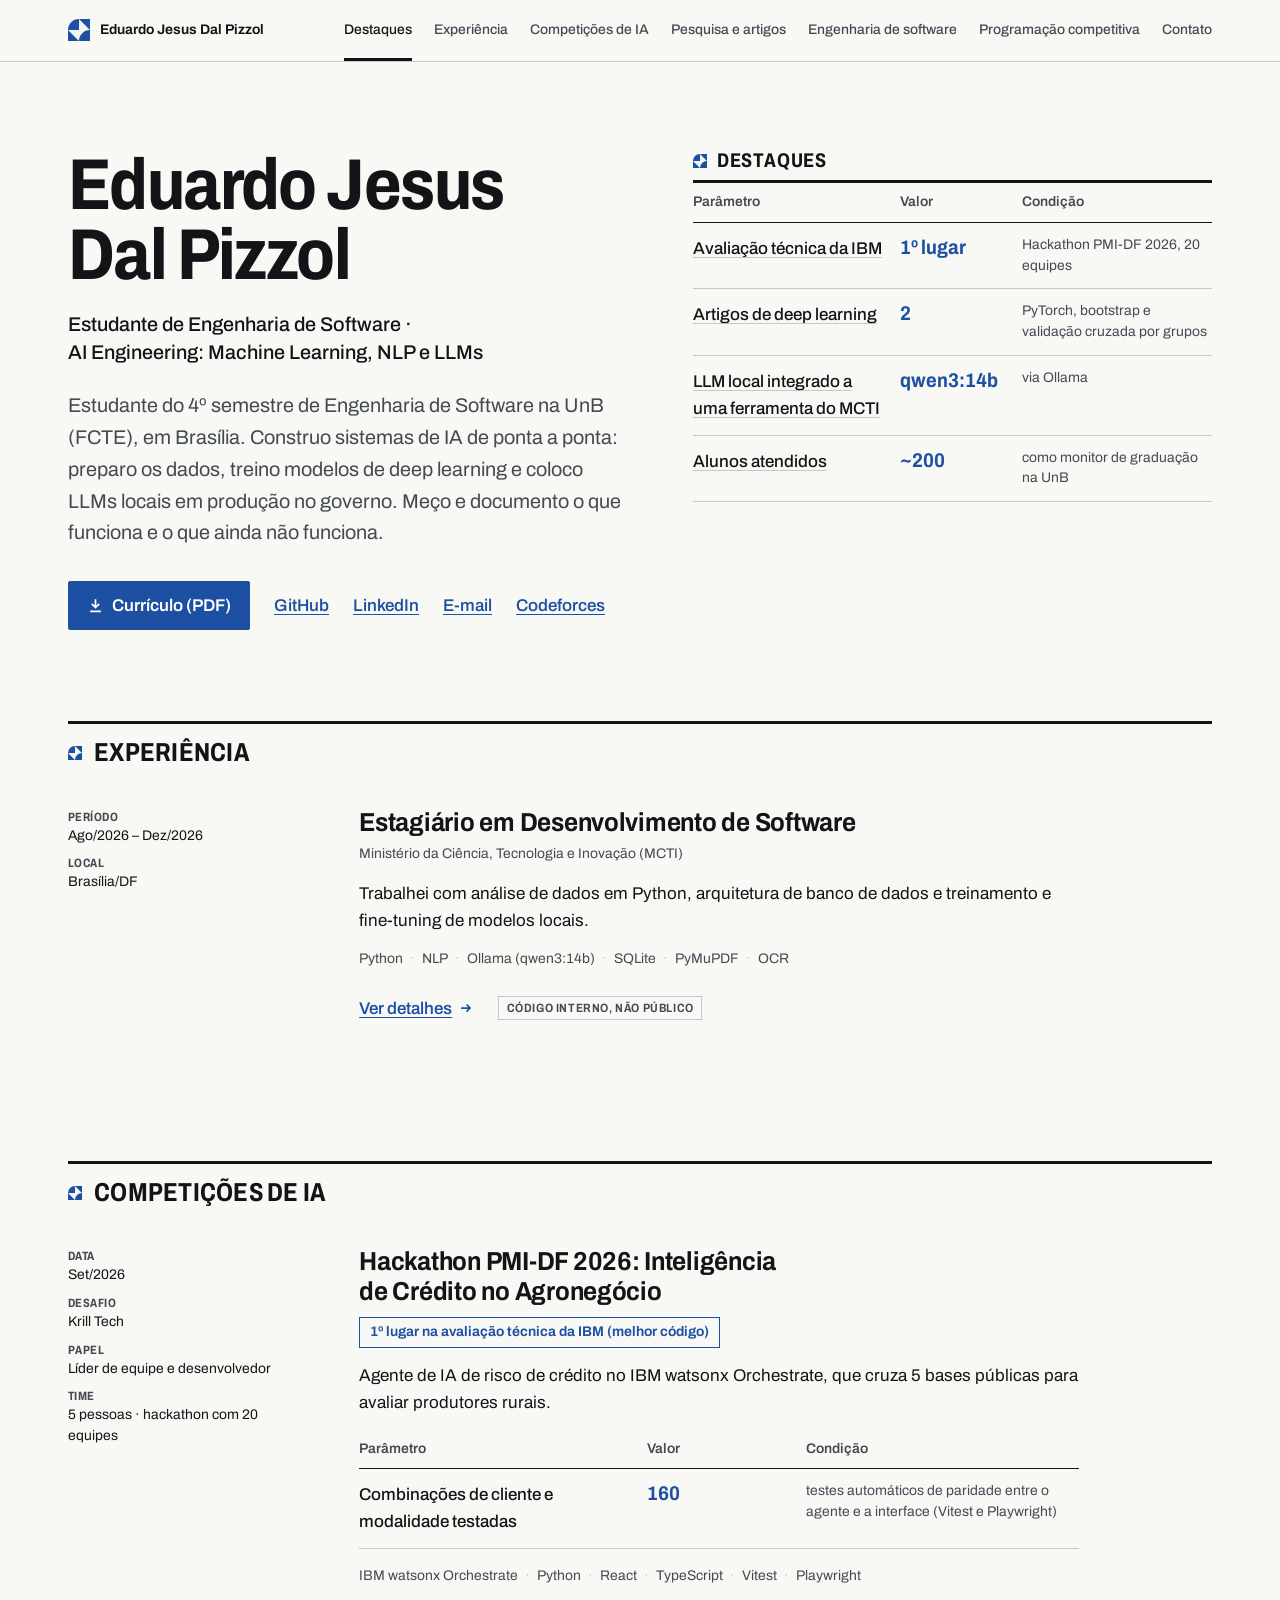
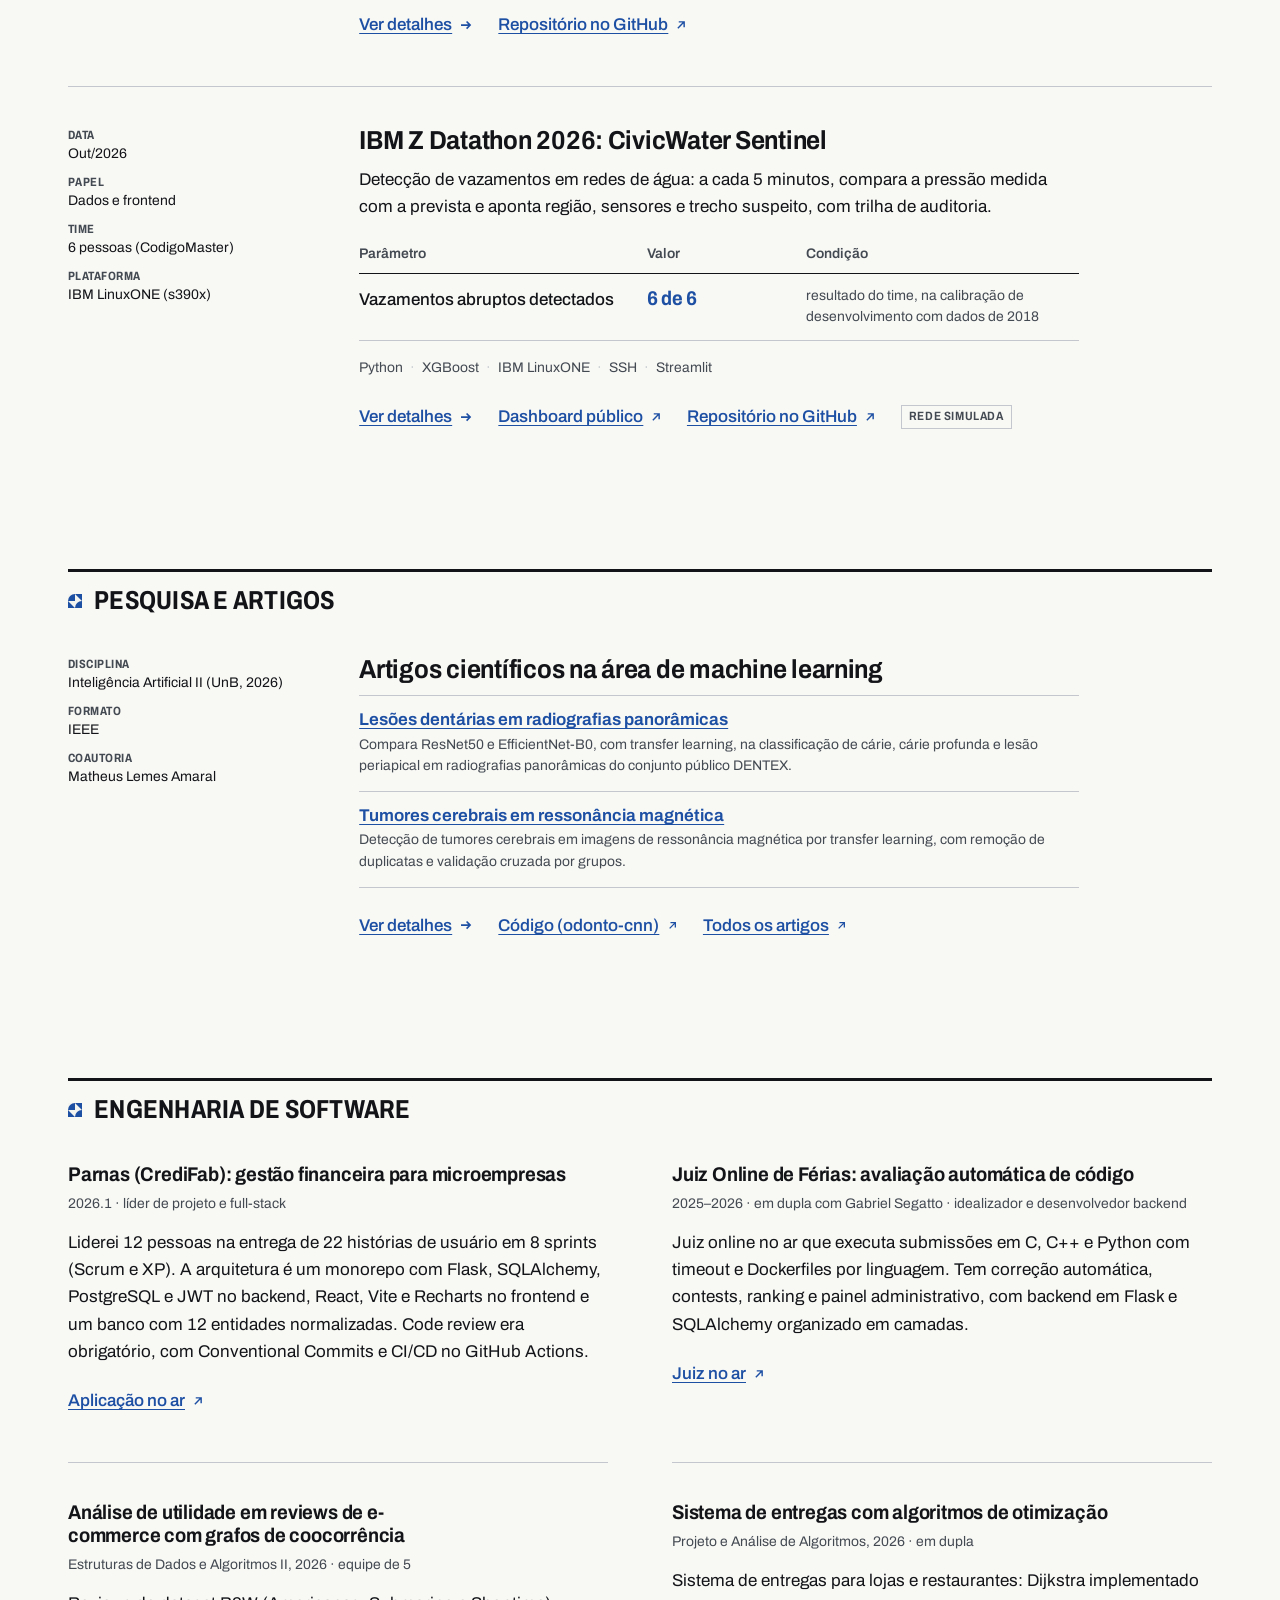
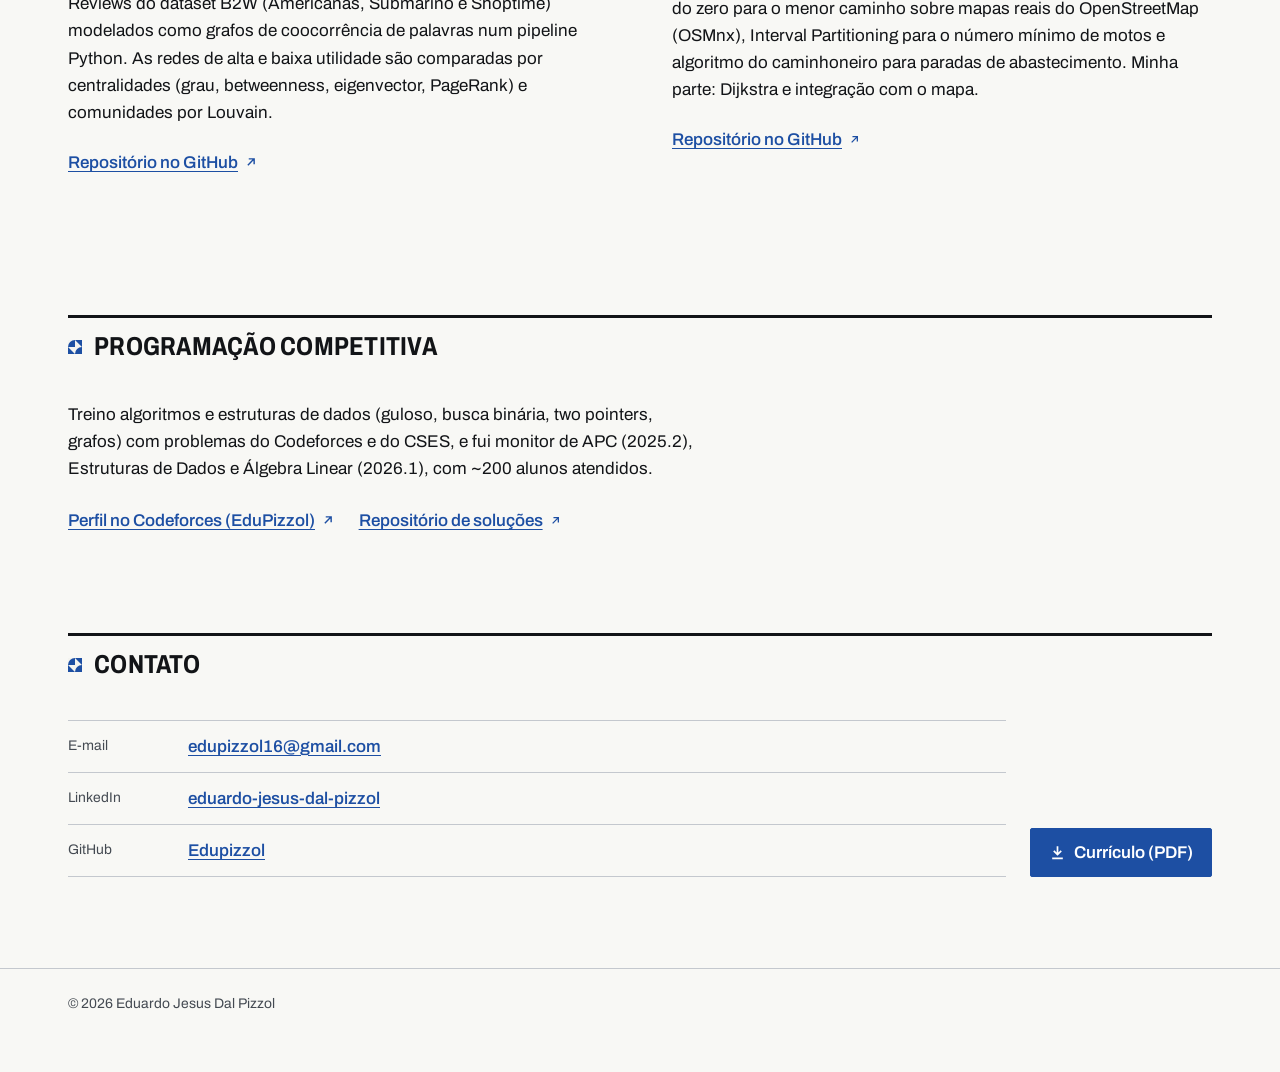
<file: index.html>
<!DOCTYPE html>
<html lang="pt-BR">
<head>
<meta charset="utf-8">
<meta name="viewport" content="width=device-width, initial-scale=1">
<meta name="color-scheme" content="light dark">
<title>Eduardo Jesus Dal Pizzol · AI Engineering: Machine Learning, NLP e LLMs</title>
<meta name="description" content="Estudante de Engenharia de Software na UnB. Competições de IA, artigos de deep learning com PyTorch e LLM local integrado a uma ferramenta do MCTI.">
<meta name="author" content="Eduardo Jesus Dal Pizzol">
<link rel="canonical" href="https://edupizzol.github.io/">
<meta name="theme-color" content="#f8f8f5" media="(prefers-color-scheme: light)">
<meta name="theme-color" content="#0f1114" media="(prefers-color-scheme: dark)">

<meta property="og:type" content="website">
<meta property="og:locale" content="pt_BR">
<meta property="og:site_name" content="Eduardo Jesus Dal Pizzol">
<meta property="og:title" content="Eduardo Jesus Dal Pizzol · AI Engineering: Machine Learning, NLP e LLMs">
<meta property="og:description" content="Estudante de Engenharia de Software na UnB. Competições de IA, artigos de deep learning com PyTorch e LLM local integrado a uma ferramenta do MCTI.">
<meta property="og:url" content="https://edupizzol.github.io/">
<meta property="og:image" content="https://edupizzol.github.io/assets/img/og.png">
<meta property="og:image:width" content="1200">
<meta property="og:image:height" content="630">
<meta property="og:image:alt" content="Eduardo Jesus Dal Pizzol, AI Engineering: Machine Learning, NLP e LLMs">
<meta name="twitter:card" content="summary_large_image">

<link rel="icon" href="assets/img/favicon.svg" type="image/svg+xml">
<link rel="icon" href="assets/img/favicon-32.png" sizes="32x32" type="image/png">
<link rel="apple-touch-icon" href="assets/img/apple-touch-icon.png">
<link rel="preload" href="assets/fonts/archivo-latin.woff2" as="font" type="font/woff2" crossorigin>
<link rel="stylesheet" href="assets/css/style.css">
<script src="assets/js/main.js" defer></script>
<script type="application/ld+json">
{
  "@context": "https://schema.org",
  "@type": "Person",
  "name": "Eduardo Jesus Dal Pizzol",
  "url": "https://edupizzol.github.io/",
  "sameAs": [
    "https://github.com/Edupizzol",
    "https://www.linkedin.com/in/eduardo-jesus-dal-pizzol-343785380/",
    "https://codeforces.com/profile/EduPizzol"
  ]
}
</script>
</head>
<body>
<a class="skip" href="#conteudo">Pular para o conteúdo</a>

<header class="doc-head">
  <div class="wrap">
    <a class="brand" href="./" aria-label="Eduardo Jesus Dal Pizzol, início">
      <svg class="tile" width="22" height="22" viewBox="0 0 24 24" aria-hidden="true" focusable="false"><rect class="tw" width="24" height="24"/><path class="tb" d="M12 12V0A12 12 0 0 0 0 12ZM12 0H24V12ZM0 12V24H12ZM24 24H12A12 12 0 0 1 24 12Z"/></svg>
      Eduardo Jesus Dal Pizzol
    </a>
    <nav class="site-nav" aria-label="Seções">
      <ul>
        <li><a href="#destaques">Destaques</a></li>
        <li><a href="#experiencia">Experiência</a></li>
        <li><a href="#competicoes">Competições de IA</a></li>
        <li><a href="#pesquisa">Pesquisa e artigos</a></li>
        <li><a href="#engenharia">Engenharia de software</a></li>
        <li><a href="#programacao">Programação competitiva</a></li>
        <li><a href="#contato">Contato</a></li>
      </ul>
    </nav>
  </div>
</header>

<main id="conteudo" class="wrap">

  <div class="hero">
    <section aria-labelledby="nome">
      <h1 id="nome">Eduardo Jesus Dal Pizzol</h1>
      <p class="role">Estudante de Engenharia de Software&nbsp;· <span>AI Engineering: Machine Learning, NLP e LLMs</span></p>
      <p class="lede">Estudante do 4º semestre de Engenharia de Software na UnB (FCTE), em Brasília. Construo sistemas de IA de ponta a ponta: preparo os dados, treino modelos de deep learning e coloco LLMs locais em produção no governo. Meço e documento o que funciona e o que ainda não funciona.</p>
      <ul class="actions">
        <li><a class="btn" href="curriculo.pdf"><svg viewBox="0 0 16 16" aria-hidden="true" focusable="false"><path d="M8 2v8M4.5 6.5 8 10l3.5-3.5M3 13.5h10" fill="none" stroke="currentColor" stroke-width="1.6"/></svg>Currículo (PDF)</a></li>
        <li><a href="https://github.com/Edupizzol">GitHub</a></li>
        <li><a href="https://www.linkedin.com/in/eduardo-jesus-dal-pizzol-343785380/">LinkedIn</a></li>
        <li><a href="mailto:edupizzol16@gmail.com">E-mail</a></li>
        <li><a href="https://codeforces.com/profile/EduPizzol">Codeforces</a></li>
      </ul>
    </section>

    <section id="destaques" class="spec-wrap" aria-labelledby="destaques-titulo">
      <h2 id="destaques-titulo" class="spec-title">
        <svg class="tile" width="14" height="14" viewBox="0 0 24 24" aria-hidden="true" focusable="false"><rect class="tw" width="24" height="24"/><path class="tb" d="M12 12V0A12 12 0 0 0 0 12ZM12 0H24V12ZM0 12V24H12ZM24 24H12A12 12 0 0 1 24 12Z"/></svg>
        Destaques
      </h2>
      <table class="spec" role="table">
        <colgroup><col class="c-param"><col class="c-val"><col></colgroup>
        <thead role="rowgroup"><tr role="row"><th scope="col" role="columnheader">Parâmetro</th><th scope="col" role="columnheader">Valor</th><th scope="col" role="columnheader">Condição</th></tr></thead>
        <tbody role="rowgroup">
          <tr role="row">
            <th scope="row" role="rowheader"><a href="#competicoes">Avaliação técnica da IBM</a></th>
            <td role="cell" class="val">1º lugar</td>
            <td role="cell" class="cond">Hackathon PMI-DF 2026, 20 equipes</td>
          </tr>
          <tr role="row">
            <th scope="row" role="rowheader"><a href="#pesquisa">Artigos de deep learning</a></th>
            <td role="cell" class="val">2</td>
            <td role="cell" class="cond">PyTorch, bootstrap e validação cruzada por grupos</td>
          </tr>
          <tr role="row">
            <th scope="row" role="rowheader"><a href="#experiencia">LLM local integrado a uma ferramenta do MCTI</a></th>
            <td role="cell" class="val">qwen3:14b</td>
            <td role="cell" class="cond">via Ollama</td>
          </tr>
          <tr role="row">
            <th scope="row" role="rowheader"><a href="#programacao">Alunos atendidos</a></th>
            <td role="cell" class="val">~200</td>
            <td role="cell" class="cond">como monitor de graduação na UnB</td>
          </tr>
        </tbody>
      </table>
    </section>
  </div>

  <section id="experiencia" class="section" aria-labelledby="experiencia-titulo">
    <div class="section-head">
      <svg class="tile" width="14" height="14" viewBox="0 0 24 24" aria-hidden="true" focusable="false"><rect class="tw" width="24" height="24"/><path class="tb" d="M12 12V0A12 12 0 0 0 0 12ZM12 0H24V12ZM0 12V24H12ZM24 24H12A12 12 0 0 1 24 12Z"/></svg>
      <h2 id="experiencia-titulo">Experiência</h2>
    </div>
    <ul class="entries">
      <li class="entry">
        <dl class="entry-meta">
          <div><dt>Período</dt><dd>Ago/2026 – Dez/2026</dd></div>
          <div><dt>Local</dt><dd>Brasília/DF</dd></div>
        </dl>
        <div class="entry-body">
          <h3>Estagiário em Desenvolvimento de Software</h3>
          <p class="org">Ministério da Ciência, Tecnologia e Inovação (MCTI)</p>
          <p>Trabalhei com análise de dados em Python, arquitetura de banco de dados e treinamento e fine-tuning de modelos locais.</p>
          <ul class="stack" aria-label="Stack">
            <li>Python</li><li>NLP</li><li>Ollama (qwen3:14b)</li><li>SQLite</li><li>PyMuPDF</li><li>OCR</li>
          </ul>
          <ul class="links">
            <li><a href="projetos/mcti.html">Ver detalhes<svg viewBox="0 0 16 16" aria-hidden="true" focusable="false"><path d="M3 8h9M8.5 4.5 12 8l-3.5 3.5" fill="none" stroke="currentColor" stroke-width="1.6"/></svg></a></li>
            <li><span class="tag">Código interno, não público</span></li>
          </ul>
        </div>
      </li>
    </ul>
  </section>

  <section id="competicoes" class="section" aria-labelledby="competicoes-titulo">
    <div class="section-head">
      <svg class="tile" width="14" height="14" viewBox="0 0 24 24" aria-hidden="true" focusable="false"><rect class="tw" width="24" height="24"/><path class="tb" d="M12 12V0A12 12 0 0 0 0 12ZM12 0H24V12ZM0 12V24H12ZM24 24H12A12 12 0 0 1 24 12Z"/></svg>
      <h2 id="competicoes-titulo">Competições de IA</h2>
    </div>
    <ul class="entries">
      <li class="entry">
        <dl class="entry-meta">
          <div><dt>Data</dt><dd>Set/2026</dd></div>
          <div><dt>Desafio</dt><dd>Krill Tech</dd></div>
          <div><dt>Papel</dt><dd>Líder de equipe e desenvolvedor</dd></div>
          <div><dt>Time</dt><dd>5 pessoas · hackathon com 20 equipes</dd></div>
        </dl>
        <div class="entry-body">
          <h3>Hackathon PMI-DF 2026: Inteligência de Crédito no Agronegócio</h3>
          <p class="seal">1º lugar na avaliação técnica da IBM (melhor código)</p>
          <p>Agente de IA de risco de crédito no IBM watsonx Orchestrate, que cruza 5 bases públicas para avaliar produtores rurais.</p>
          <table class="spec" role="table">
            <colgroup><col class="c-param"><col class="c-val"><col></colgroup>
            <thead role="rowgroup"><tr role="row"><th scope="col" role="columnheader">Parâmetro</th><th scope="col" role="columnheader">Valor</th><th scope="col" role="columnheader">Condição</th></tr></thead>
            <tbody role="rowgroup">
              <tr role="row"><th scope="row" role="rowheader">Combinações de cliente e modalidade testadas</th><td role="cell" class="val">160</td><td role="cell" class="cond">testes automáticos de paridade entre o agente e a interface (Vitest e Playwright)</td></tr>
            </tbody>
          </table>
          <ul class="stack" aria-label="Stack">
            <li>IBM watsonx Orchestrate</li><li>Python</li><li>React</li><li>TypeScript</li><li>Vitest</li><li>Playwright</li>
          </ul>
          <ul class="links">
            <li><a href="projetos/pmi-krilltech.html">Ver detalhes<svg viewBox="0 0 16 16" aria-hidden="true" focusable="false"><path d="M3 8h9M8.5 4.5 12 8l-3.5 3.5" fill="none" stroke="currentColor" stroke-width="1.6"/></svg></a></li>
            <li><a href="https://github.com/guxvr/PMI-Sleep-5">Repositório no GitHub</a></li>
          </ul>
        </div>
      </li>
      <li class="entry">
        <dl class="entry-meta">
          <div><dt>Data</dt><dd>Out/2026</dd></div>
          <div><dt>Papel</dt><dd>Dados e frontend</dd></div>
          <div><dt>Time</dt><dd>6 pessoas (CodigoMaster)</dd></div>
          <div><dt>Plataforma</dt><dd>IBM LinuxONE (s390x)</dd></div>
        </dl>
        <div class="entry-body">
          <h3>IBM Z Datathon 2026: CivicWater Sentinel</h3>
          <p>Detecção de vazamentos em redes de água: a cada 5 minutos, compara a pressão medida com a prevista e aponta região, sensores e trecho suspeito, com trilha de auditoria.</p>
          <table class="spec" role="table">
            <colgroup><col class="c-param"><col class="c-val"><col></colgroup>
            <thead role="rowgroup"><tr role="row"><th scope="col" role="columnheader">Parâmetro</th><th scope="col" role="columnheader">Valor</th><th scope="col" role="columnheader">Condição</th></tr></thead>
            <tbody role="rowgroup">
              <tr role="row"><th scope="row" role="rowheader">Vazamentos abruptos detectados</th><td role="cell" class="val">6 de 6</td><td role="cell" class="cond">resultado do time, na calibração de desenvolvimento com dados de 2018</td></tr>
            </tbody>
          </table>
          <ul class="stack" aria-label="Stack">
            <li>Python</li><li>XGBoost</li><li>IBM LinuxONE</li><li>SSH</li><li>Streamlit</li>
          </ul>
          <ul class="links">
            <li><a href="projetos/civicwater-sentinel.html">Ver detalhes<svg viewBox="0 0 16 16" aria-hidden="true" focusable="false"><path d="M3 8h9M8.5 4.5 12 8l-3.5 3.5" fill="none" stroke="currentColor" stroke-width="1.6"/></svg></a></li>
            <li><a href="https://civicwater-sentinel-dashboard.onrender.com">Dashboard público</a></li>
            <li><a href="https://github.com/pedruck/Team-CodigoMaster_IBM-Z-Datathon-2026---Civic-Water-Sentinal">Repositório no GitHub</a></li>
            <li><span class="tag">Rede simulada</span></li>
          </ul>
        </div>
      </li>
    </ul>
  </section>

  <section id="pesquisa" class="section" aria-labelledby="pesquisa-titulo">
    <div class="section-head">
      <svg class="tile" width="14" height="14" viewBox="0 0 24 24" aria-hidden="true" focusable="false"><rect class="tw" width="24" height="24"/><path class="tb" d="M12 12V0A12 12 0 0 0 0 12ZM12 0H24V12ZM0 12V24H12ZM24 24H12A12 12 0 0 1 24 12Z"/></svg>
      <h2 id="pesquisa-titulo">Pesquisa e artigos</h2>
    </div>
    <ul class="entries">
      <li class="entry">
        <dl class="entry-meta">
          <div><dt>Disciplina</dt><dd>Inteligência Artificial II (UnB, 2026)</dd></div>
          <div><dt>Formato</dt><dd>IEEE</dd></div>
          <div><dt>Coautoria</dt><dd>Matheus Lemes Amaral</dd></div>
        </dl>
        <div class="entry-body">
          <h3>Artigos científicos na área de machine learning</h3>
          <ul class="paper-list">
            <li>
              <h4><a href="https://github.com/Edupizzol/Papers/blob/main/2026-lesoes-dentarias-resnet-efficientnet.pdf">Lesões dentárias em radiografias panorâmicas</a></h4>
              <p>Compara ResNet50 e EfficientNet-B0, com transfer learning, na classificação de cárie, cárie profunda e lesão periapical em radiografias panorâmicas do conjunto público DENTEX.</p>
            </li>
            <li>
              <h4><a href="https://github.com/Edupizzol/Papers/blob/main/2026-tumor-cerebral-rm-validacao-por-grupos.pdf">Tumores cerebrais em ressonância magnética</a></h4>
              <p>Detecção de tumores cerebrais em imagens de ressonância magnética por transfer learning, com remoção de duplicatas e validação cruzada por grupos.</p>
            </li>
          </ul>
          <ul class="links">
            <li><a href="projetos/artigos.html">Ver detalhes<svg viewBox="0 0 16 16" aria-hidden="true" focusable="false"><path d="M3 8h9M8.5 4.5 12 8l-3.5 3.5" fill="none" stroke="currentColor" stroke-width="1.6"/></svg></a></li>
            <li><a href="https://github.com/Edupizzol/odonto-cnn">Código (odonto-cnn)</a></li>
            <li><a href="https://github.com/Edupizzol/Papers">Todos os artigos</a></li>
          </ul>
        </div>
      </li>
    </ul>
  </section>

  <section id="engenharia" class="section" aria-labelledby="engenharia-titulo">
    <div class="section-head">
      <svg class="tile" width="14" height="14" viewBox="0 0 24 24" aria-hidden="true" focusable="false"><rect class="tw" width="24" height="24"/><path class="tb" d="M12 12V0A12 12 0 0 0 0 12ZM12 0H24V12ZM0 12V24H12ZM24 24H12A12 12 0 0 1 24 12Z"/></svg>
      <h2 id="engenharia-titulo">Engenharia de software</h2>
    </div>
    <ul class="grid-2">
      <li class="entry">
        <div class="entry-body">
          <h3>Parnas (CrediFab): gestão financeira para microempresas</h3>
          <p class="org">2026.1 · líder de projeto e full-stack</p>
          <p>Liderei 12 pessoas na entrega de 22 histórias de usuário em 8 sprints (Scrum e XP). A arquitetura é um monorepo com Flask, SQLAlchemy, PostgreSQL e JWT no backend, React, Vite e Recharts no frontend e um banco com 12 entidades normalizadas. Code review era obrigatório, com Conventional Commits e CI/CD no GitHub Actions.</p>
          <ul class="links"><li><a href="https://2026-1-t01-parnas.vercel.app">Aplicação no ar</a></li></ul>
        </div>
      </li>
      <li class="entry">
        <div class="entry-body">
          <h3>Juiz Online de Férias: avaliação automática de código</h3>
          <p class="org">2025–2026 · em dupla com Gabriel Segatto · idealizador e desenvolvedor backend</p>
          <p>Juiz online no ar que executa submissões em C, C++ e Python com timeout e Dockerfiles por linguagem. Tem correção automática, contests, ranking e painel administrativo, com backend em Flask e SQLAlchemy organizado em camadas.</p>
          <ul class="links"><li><a href="https://juiz.gabrielssegatto.com.br">Juiz no ar</a></li></ul>
        </div>
      </li>
      <li class="entry">
        <div class="entry-body">
          <h3>Análise de utilidade em reviews de e-commerce com grafos de coocorrência</h3>
          <p class="org">Estruturas de Dados e Algoritmos II, 2026 · equipe de 5</p>
          <p>Reviews do dataset B2W (Americanas, Submarino e Shoptime) modelados como grafos de coocorrência de palavras num pipeline Python. As redes de alta e baixa utilidade são comparadas por centralidades (grau, betweenness, eigenvector, PageRank) e comunidades por Louvain.</p>
          <ul class="links"><li><a href="https://github.com/Edupizzol/Trabalho_EDA2_2026">Repositório no GitHub</a></li></ul>
        </div>
      </li>
      <li class="entry">
        <div class="entry-body">
          <h3>Sistema de entregas com algoritmos de otimização</h3>
          <p class="org">Projeto e Análise de Algoritmos, 2026 · em dupla</p>
          <p>Sistema de entregas para lojas e restaurantes: Dijkstra implementado do zero para o menor caminho sobre mapas reais do OpenStreetMap (OSMnx), Interval Partitioning para o número mínimo de motos e algoritmo do caminhoneiro para paradas de abastecimento. Minha parte: Dijkstra e integração com o mapa.</p>
          <ul class="links"><li><a href="https://github.com/projeto-de-algoritmos-2026/G05_Greedy_PA-26.2">Repositório no GitHub</a></li></ul>
        </div>
      </li>
    </ul>
  </section>

  <section id="programacao" class="section" aria-labelledby="programacao-titulo">
    <div class="section-head">
      <svg class="tile" width="14" height="14" viewBox="0 0 24 24" aria-hidden="true" focusable="false"><rect class="tw" width="24" height="24"/><path class="tb" d="M12 12V0A12 12 0 0 0 0 12ZM12 0H24V12ZM0 12V24H12ZM24 24H12A12 12 0 0 1 24 12Z"/></svg>
      <h2 id="programacao-titulo">Programação competitiva</h2>
    </div>
    <div class="cp">
      <p>Treino algoritmos e estruturas de dados (guloso, busca binária, two pointers, grafos) com problemas do Codeforces e do CSES, e fui monitor de APC (2025.2), Estruturas de Dados e Álgebra Linear (2026.1), com ~200 alunos atendidos.</p>
      <ul class="links">
        <li><a href="https://codeforces.com/profile/EduPizzol">Perfil no Codeforces (EduPizzol)</a></li>
        <li><a href="https://github.com/Edupizzol/Competitive_Programming">Repositório de soluções</a></li>
      </ul>
    </div>
  </section>

  <section id="contato" class="section" aria-labelledby="contato-titulo">
    <div class="section-head">
      <svg class="tile" width="14" height="14" viewBox="0 0 24 24" aria-hidden="true" focusable="false"><rect class="tw" width="24" height="24"/><path class="tb" d="M12 12V0A12 12 0 0 0 0 12ZM12 0H24V12ZM0 12V24H12ZM24 24H12A12 12 0 0 1 24 12Z"/></svg>
      <h2 id="contato-titulo">Contato</h2>
    </div>
    <div class="contact">
      <ul class="contact-list">
        <li><span class="k">E-mail</span><a href="mailto:edupizzol16@gmail.com">edupizzol16@gmail.com</a></li>
        <li><span class="k">LinkedIn</span><a href="https://www.linkedin.com/in/eduardo-jesus-dal-pizzol-343785380/">eduardo-jesus-dal-pizzol</a></li>
        <li><span class="k">GitHub</span><a href="https://github.com/Edupizzol">Edupizzol</a></li>
      </ul>
      <a class="btn" href="curriculo.pdf"><svg viewBox="0 0 16 16" aria-hidden="true" focusable="false"><path d="M8 2v8M4.5 6.5 8 10l3.5-3.5M3 13.5h10" fill="none" stroke="currentColor" stroke-width="1.6"/></svg>Currículo (PDF)</a>
    </div>
  </section>

</main>

<footer class="site-foot">
  <div class="wrap">
    <p>© 2026 Eduardo Jesus Dal Pizzol</p>
  </div>
</footer>
</body>
</html>
</file>
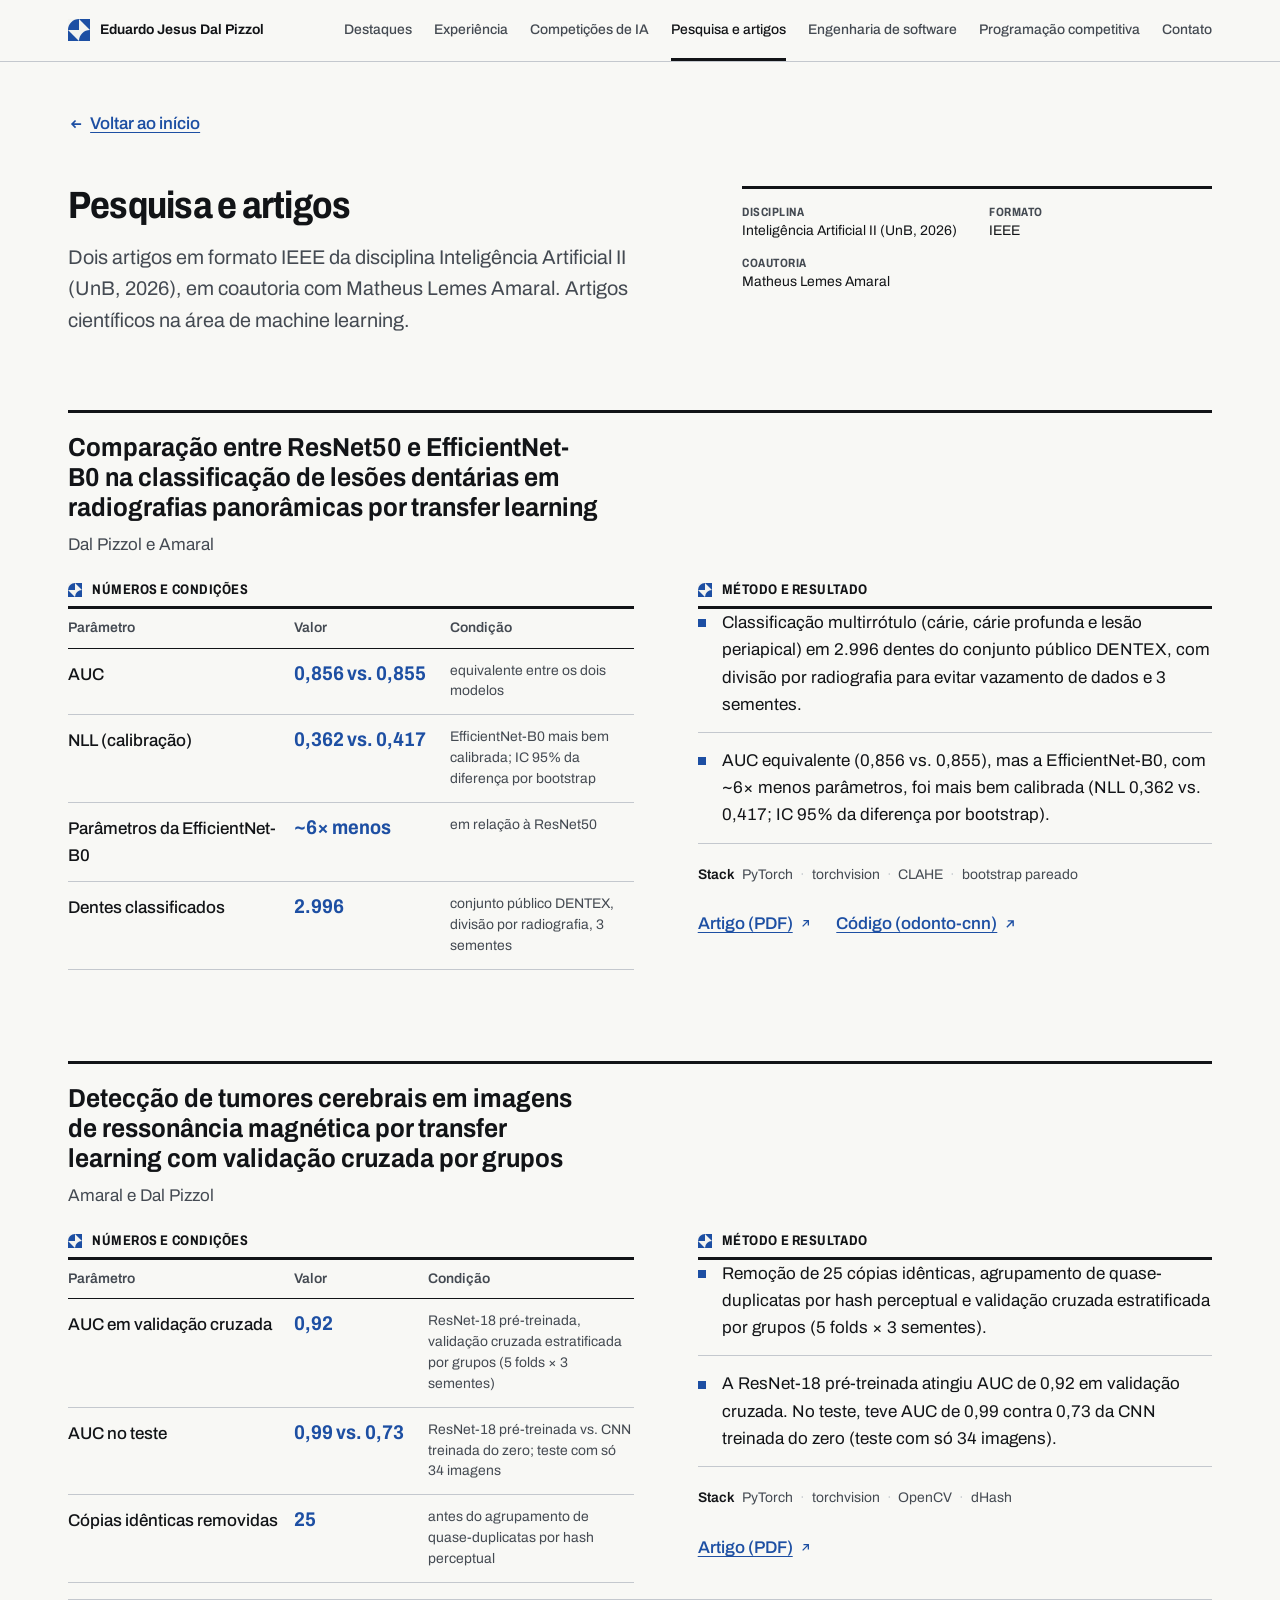
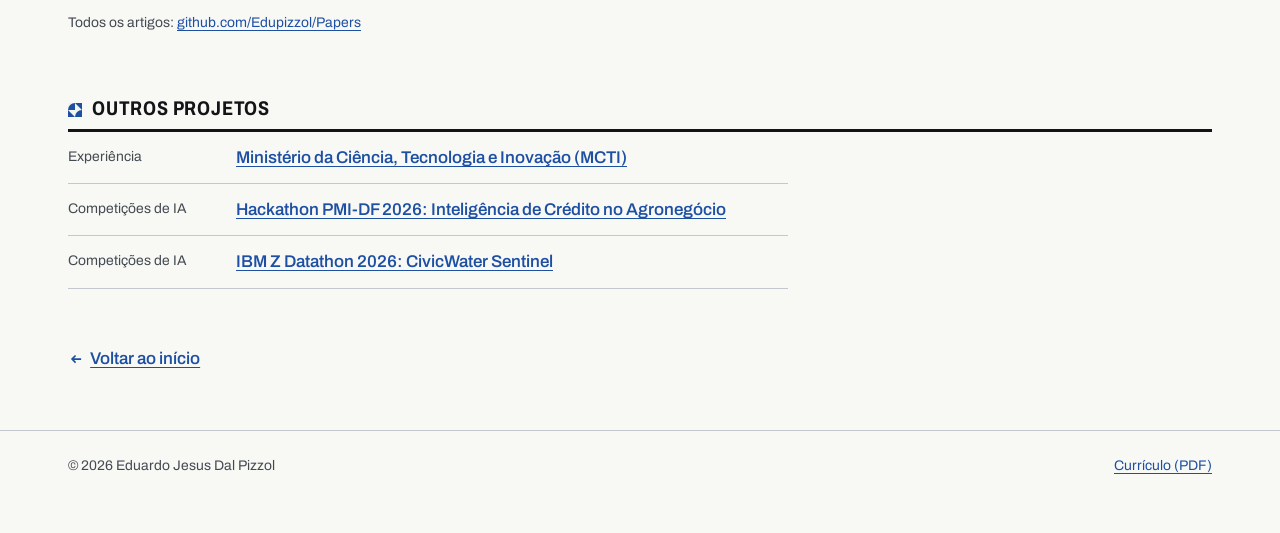
<file: projetos/artigos.html>
<!DOCTYPE html>
<html lang="pt-BR">
<head>
<meta charset="utf-8">
<meta name="viewport" content="width=device-width, initial-scale=1">
<meta name="color-scheme" content="light dark">
<title>Pesquisa e artigos · Eduardo Jesus Dal Pizzol</title>
<meta name="description" content="Dois artigos em formato IEEE de deep learning com PyTorch: lesões dentárias em radiografias panorâmicas e tumores cerebrais em ressonância magnética.">
<meta name="author" content="Eduardo Jesus Dal Pizzol">
<link rel="canonical" href="https://edupizzol.github.io/projetos/artigos.html">
<meta name="theme-color" content="#f8f8f5" media="(prefers-color-scheme: light)">
<meta name="theme-color" content="#0f1114" media="(prefers-color-scheme: dark)">

<meta property="og:type" content="article">
<meta property="og:locale" content="pt_BR">
<meta property="og:site_name" content="Eduardo Jesus Dal Pizzol">
<meta property="og:title" content="Pesquisa e artigos · Eduardo Jesus Dal Pizzol">
<meta property="og:description" content="Dois artigos em formato IEEE de deep learning com PyTorch: lesões dentárias em radiografias panorâmicas e tumores cerebrais em ressonância magnética.">
<meta property="og:url" content="https://edupizzol.github.io/projetos/artigos.html">
<meta property="og:image" content="https://edupizzol.github.io/assets/img/og.png">
<meta property="og:image:width" content="1200">
<meta property="og:image:height" content="630">
<meta property="og:image:alt" content="Eduardo Jesus Dal Pizzol, AI Engineering: Machine Learning, NLP e LLMs">
<meta name="twitter:card" content="summary_large_image">

<link rel="icon" href="../assets/img/favicon.svg" type="image/svg+xml">
<link rel="icon" href="../assets/img/favicon-32.png" sizes="32x32" type="image/png">
<link rel="apple-touch-icon" href="../assets/img/apple-touch-icon.png">
<link rel="preload" href="../assets/fonts/archivo-latin.woff2" as="font" type="font/woff2" crossorigin>
<link rel="stylesheet" href="../assets/css/style.css">
</head>
<body>
<a class="skip" href="#conteudo">Pular para o conteúdo</a>

<header class="doc-head">
  <div class="wrap">
    <a class="brand" href="../" aria-label="Eduardo Jesus Dal Pizzol, início">
      <svg class="tile" width="22" height="22" viewBox="0 0 24 24" aria-hidden="true" focusable="false"><rect class="tw" width="24" height="24"/><path class="tb" d="M12 12V0A12 12 0 0 0 0 12ZM12 0H24V12ZM0 12V24H12ZM24 24H12A12 12 0 0 1 24 12Z"/></svg>
      Eduardo Jesus Dal Pizzol
    </a>
    <nav class="site-nav" aria-label="Seções do início">
      <ul>
        <li><a href="../#destaques">Destaques</a></li>
        <li><a href="../#experiencia">Experiência</a></li>
        <li><a href="../#competicoes">Competições de IA</a></li>
        <li><a href="../#pesquisa" aria-current="true">Pesquisa e artigos</a></li>
        <li><a href="../#engenharia">Engenharia de software</a></li>
        <li><a href="../#programacao">Programação competitiva</a></li>
        <li><a href="../#contato">Contato</a></li>
      </ul>
    </nav>
  </div>
</header>

<main id="conteudo" class="wrap">
  <a class="back" href="../"><svg viewBox="0 0 16 16" aria-hidden="true" focusable="false"><path d="M13 8H4M7.5 4.5 4 8l3.5 3.5" fill="none" stroke="currentColor" stroke-width="1.6"/></svg>Voltar ao início</a>

  <div class="detail-head">
    <div>
      <h1>Pesquisa e artigos</h1>
      <p class="lede">Dois artigos em formato IEEE da disciplina Inteligência Artificial II (UnB, 2026), em coautoria com Matheus Lemes Amaral. Artigos científicos na área de machine learning.</p>
    </div>
    <dl class="entry-meta">
      <div><dt>Disciplina</dt><dd>Inteligência Artificial II (UnB, 2026)</dd></div>
      <div><dt>Formato</dt><dd>IEEE</dd></div>
      <div><dt>Coautoria</dt><dd>Matheus Lemes Amaral</dd></div>
    </dl>
  </div>

  <div class="detail-body">
<div>
  <article class="paper">
    <h2>Comparação entre ResNet50 e EfficientNet-B0 na classificação de lesões dentárias em radiografias panorâmicas por transfer learning</h2>
    <p class="authors">Dal Pizzol e Amaral</p>
    <div class="paper-grid">
      <div class="spec-wrap">
        <h3 class="spec-title"><svg class="tile" width="14" height="14" viewBox="0 0 24 24" aria-hidden="true" focusable="false"><rect class="tw" width="24" height="24"/><path class="tb" d="M12 12V0A12 12 0 0 0 0 12ZM12 0H24V12ZM0 12V24H12ZM24 24H12A12 12 0 0 1 24 12Z"/></svg> Números e condições</h3>
        <table class="spec" role="table">
          <colgroup><col class="c-param"><col class="c-val"><col></colgroup>
          <thead role="rowgroup"><tr role="row"><th scope="col" role="columnheader">Parâmetro</th><th scope="col" role="columnheader">Valor</th><th scope="col" role="columnheader">Condição</th></tr></thead>
          <tbody role="rowgroup">
          <tr role="row"><th scope="row" role="rowheader">AUC</th><td class="val" role="cell">0,856 vs. 0,855</td><td class="cond" role="cell">equivalente entre os dois modelos</td></tr>
          <tr role="row"><th scope="row" role="rowheader">NLL (calibração)</th><td class="val" role="cell">0,362 vs. 0,417</td><td class="cond" role="cell">EfficientNet-B0 mais bem calibrada; IC 95% da diferença por bootstrap</td></tr>
          <tr role="row"><th scope="row" role="rowheader">Parâmetros da EfficientNet-B0</th><td class="val" role="cell">~6× menos</td><td class="cond" role="cell">em relação à ResNet50</td></tr>
          <tr role="row"><th scope="row" role="rowheader">Dentes classificados</th><td class="val" role="cell">2.996</td><td class="cond" role="cell">conjunto público DENTEX, divisão por radiografia, 3 sementes</td></tr>
          </tbody>
        </table>
      </div>
      <div>
        <h3 class="spec-title"><svg class="tile" width="14" height="14" viewBox="0 0 24 24" aria-hidden="true" focusable="false"><rect class="tw" width="24" height="24"/><path class="tb" d="M12 12V0A12 12 0 0 0 0 12ZM12 0H24V12ZM0 12V24H12ZM24 24H12A12 12 0 0 1 24 12Z"/></svg> Método e resultado</h3>
        <ul class="bullets">
          <li>Classificação multirrótulo (cárie, cárie profunda e lesão periapical) em 2.996 dentes do conjunto público DENTEX, com divisão por radiografia para evitar vazamento de dados e 3 sementes.</li>
          <li>AUC equivalente (0,856 vs. 0,855), mas a EfficientNet-B0, com ~6× menos parâmetros, foi mais bem calibrada (NLL 0,362 vs. 0,417; IC 95% da diferença por bootstrap).</li>
        </ul>
        <ul class="stack" aria-label="Stack"><li class="stack-label">Stack</li><li>PyTorch</li><li>torchvision</li><li>CLAHE</li><li>bootstrap pareado</li></ul>
        <ul class="links"><li><a href="https://github.com/Edupizzol/Papers/blob/main/2026-lesoes-dentarias-resnet-efficientnet.pdf">Artigo (PDF)</a></li><li><a href="https://github.com/Edupizzol/odonto-cnn">Código (odonto-cnn)</a></li></ul>
      </div>
    </div>
  </article>
  <article class="paper">
    <h2>Detecção de tumores cerebrais em imagens de ressonância magnética por transfer learning com validação cruzada por grupos</h2>
    <p class="authors">Amaral e Dal Pizzol</p>
    <div class="paper-grid">
      <div class="spec-wrap">
        <h3 class="spec-title"><svg class="tile" width="14" height="14" viewBox="0 0 24 24" aria-hidden="true" focusable="false"><rect class="tw" width="24" height="24"/><path class="tb" d="M12 12V0A12 12 0 0 0 0 12ZM12 0H24V12ZM0 12V24H12ZM24 24H12A12 12 0 0 1 24 12Z"/></svg> Números e condições</h3>
        <table class="spec" role="table">
          <colgroup><col class="c-param"><col class="c-val"><col></colgroup>
          <thead role="rowgroup"><tr role="row"><th scope="col" role="columnheader">Parâmetro</th><th scope="col" role="columnheader">Valor</th><th scope="col" role="columnheader">Condição</th></tr></thead>
          <tbody role="rowgroup">
          <tr role="row"><th scope="row" role="rowheader">AUC em validação cruzada</th><td class="val" role="cell">0,92</td><td class="cond" role="cell">ResNet-18 pré-treinada, validação cruzada estratificada por grupos (5 folds × 3 sementes)</td></tr>
          <tr role="row"><th scope="row" role="rowheader">AUC no teste</th><td class="val" role="cell">0,99 vs. 0,73</td><td class="cond" role="cell">ResNet-18 pré-treinada vs. CNN treinada do zero; teste com só 34 imagens</td></tr>
          <tr role="row"><th scope="row" role="rowheader">Cópias idênticas removidas</th><td class="val" role="cell">25</td><td class="cond" role="cell">antes do agrupamento de quase-duplicatas por hash perceptual</td></tr>
          </tbody>
        </table>
      </div>
      <div>
        <h3 class="spec-title"><svg class="tile" width="14" height="14" viewBox="0 0 24 24" aria-hidden="true" focusable="false"><rect class="tw" width="24" height="24"/><path class="tb" d="M12 12V0A12 12 0 0 0 0 12ZM12 0H24V12ZM0 12V24H12ZM24 24H12A12 12 0 0 1 24 12Z"/></svg> Método e resultado</h3>
        <ul class="bullets">
          <li>Remoção de 25 cópias idênticas, agrupamento de quase-duplicatas por hash perceptual e validação cruzada estratificada por grupos (5 folds × 3 sementes).</li>
          <li>A ResNet-18 pré-treinada atingiu AUC de 0,92 em validação cruzada. No teste, teve AUC de 0,99 contra 0,73 da CNN treinada do zero (teste com só 34 imagens).</li>
        </ul>
        <ul class="stack" aria-label="Stack"><li class="stack-label">Stack</li><li>PyTorch</li><li>torchvision</li><li>OpenCV</li><li>dHash</li></ul>
        <ul class="links"><li><a href="https://github.com/Edupizzol/Papers/blob/main/2026-tumor-cerebral-rm-validacao-por-grupos.pdf">Artigo (PDF)</a></li></ul>
      </div>
    </div>
  </article>
    <p class="note">Todos os artigos: <a href="https://github.com/Edupizzol/Papers">github.com/Edupizzol/Papers</a></p>
</div>
  </div>

  <nav class="more" aria-labelledby="outros-titulo">
    <h2 id="outros-titulo" class="spec-title"><svg class="tile" width="14" height="14" viewBox="0 0 24 24" aria-hidden="true" focusable="false"><rect class="tw" width="24" height="24"/><path class="tb" d="M12 12V0A12 12 0 0 0 0 12ZM12 0H24V12ZM0 12V24H12ZM24 24H12A12 12 0 0 1 24 12Z"/></svg> Outros projetos</h2>
    <ul class="contact-list">
      <li><span class="k">Experiência</span><a href="mcti.html">Ministério da Ciência, Tecnologia e Inovação (MCTI)</a></li>
      <li><span class="k">Competições de IA</span><a href="pmi-krilltech.html">Hackathon PMI-DF 2026: Inteligência de Crédito no Agronegócio</a></li>
      <li><span class="k">Competições de IA</span><a href="civicwater-sentinel.html">IBM Z Datathon 2026: CivicWater Sentinel</a></li>
    </ul>
  </nav>

  <a class="back" href="../"><svg viewBox="0 0 16 16" aria-hidden="true" focusable="false"><path d="M13 8H4M7.5 4.5 4 8l3.5 3.5" fill="none" stroke="currentColor" stroke-width="1.6"/></svg>Voltar ao início</a>
</main>

<footer class="site-foot">
  <div class="wrap">
    <p>© 2026 Eduardo Jesus Dal Pizzol</p>
    <p><a href="../curriculo.pdf">Currículo (PDF)</a></p>
  </div>
</footer>
</body>
</html>
</file>
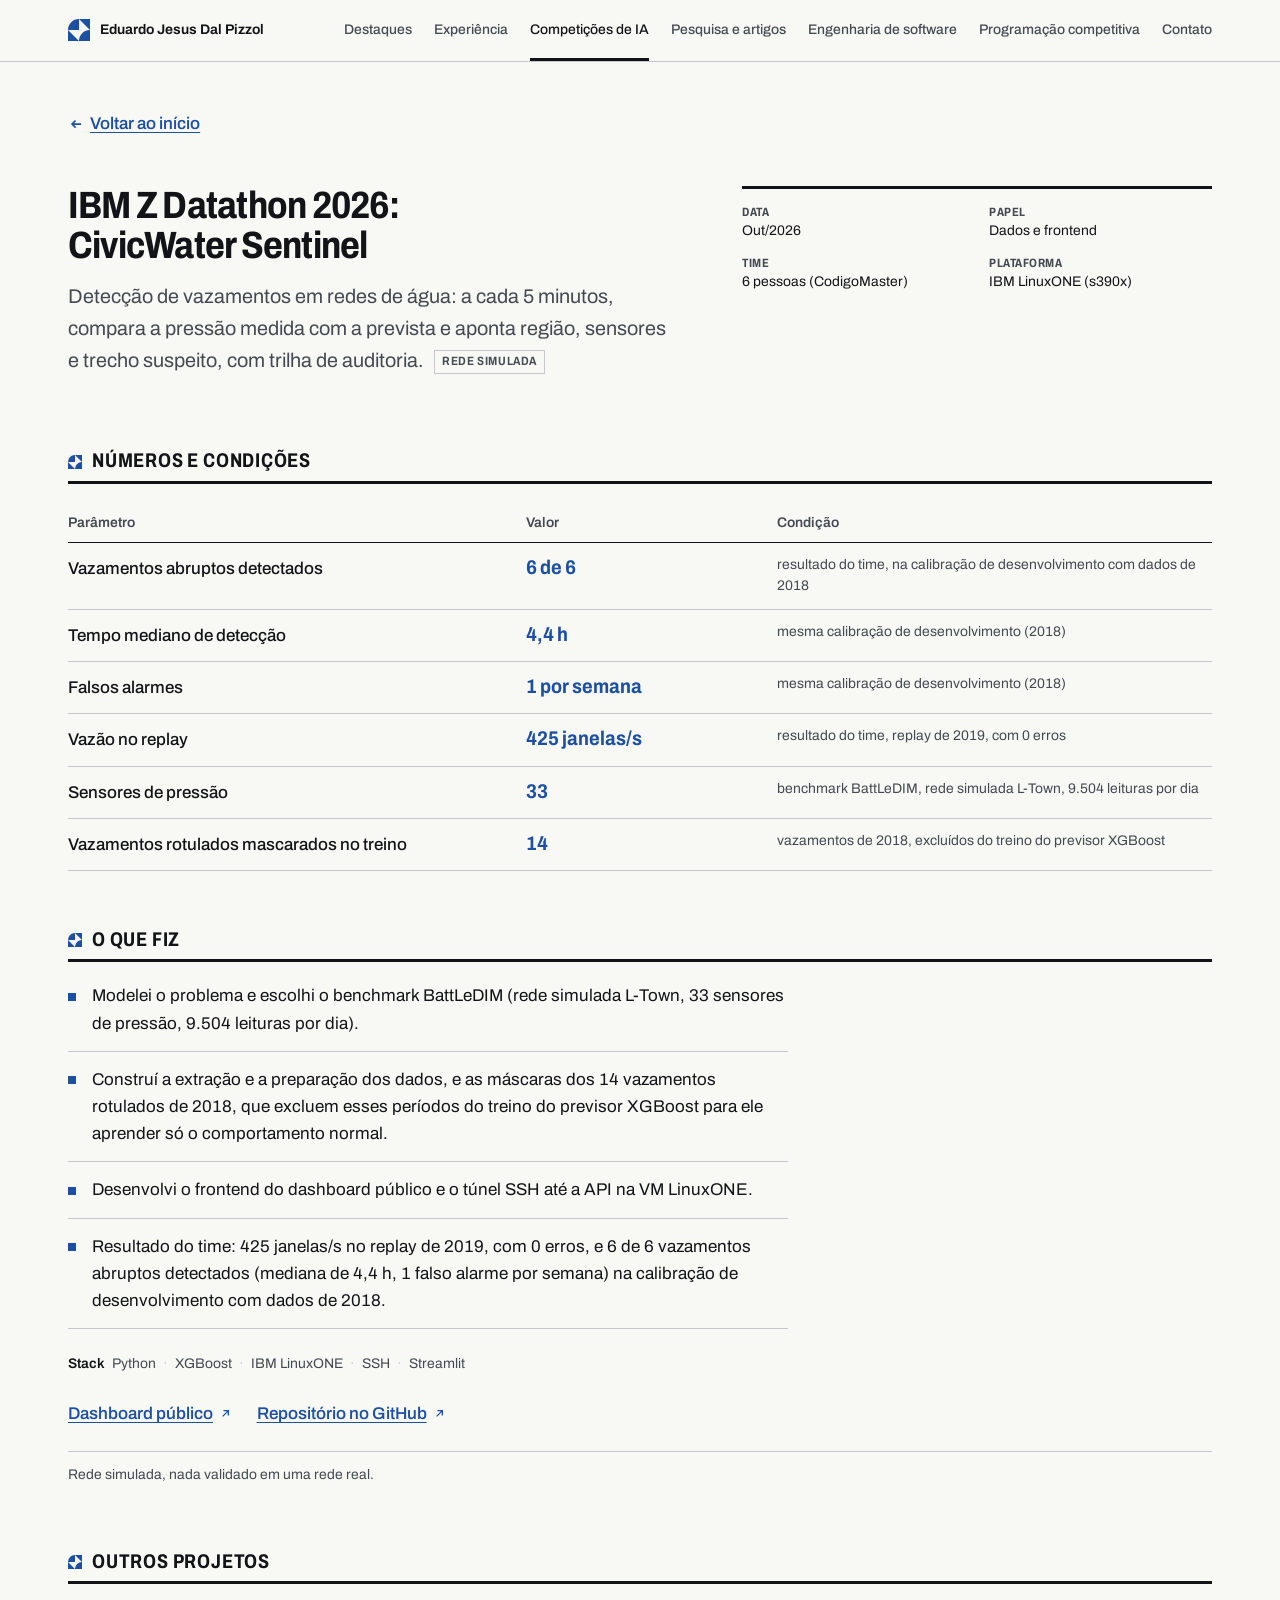
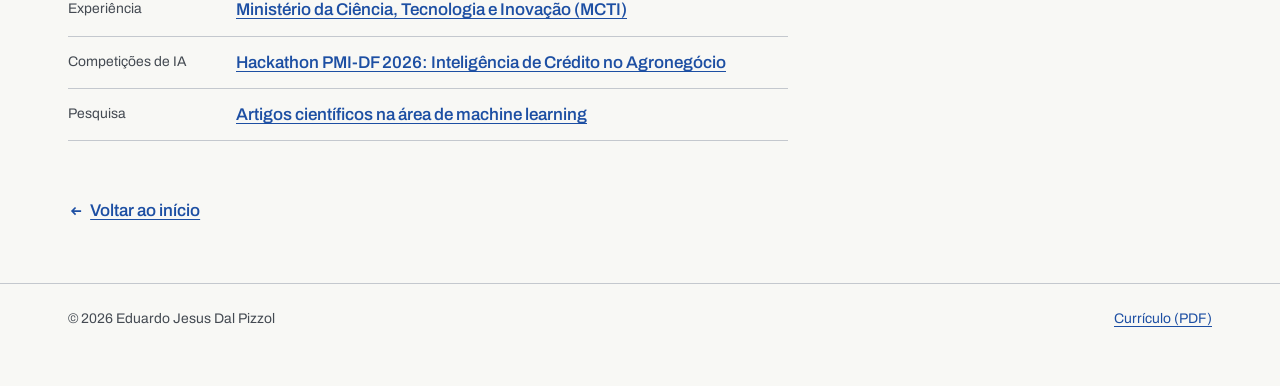
<file: projetos/civicwater-sentinel.html>
<!DOCTYPE html>
<html lang="pt-BR">
<head>
<meta charset="utf-8">
<meta name="viewport" content="width=device-width, initial-scale=1">
<meta name="color-scheme" content="light dark">
<title>IBM Z Datathon 2026: CivicWater Sentinel · Eduardo Jesus Dal Pizzol</title>
<meta name="description" content="Detecção de vazamentos em redes de água: a cada 5 minutos, compara a pressão medida com a prevista e aponta região, sensores e trecho suspeito, com trilha de auditoria.">
<meta name="author" content="Eduardo Jesus Dal Pizzol">
<link rel="canonical" href="https://edupizzol.github.io/projetos/civicwater-sentinel.html">
<meta name="theme-color" content="#f8f8f5" media="(prefers-color-scheme: light)">
<meta name="theme-color" content="#0f1114" media="(prefers-color-scheme: dark)">

<meta property="og:type" content="article">
<meta property="og:locale" content="pt_BR">
<meta property="og:site_name" content="Eduardo Jesus Dal Pizzol">
<meta property="og:title" content="IBM Z Datathon 2026: CivicWater Sentinel · Eduardo Jesus Dal Pizzol">
<meta property="og:description" content="Detecção de vazamentos em redes de água: a cada 5 minutos, compara a pressão medida com a prevista e aponta região, sensores e trecho suspeito, com trilha de auditoria.">
<meta property="og:url" content="https://edupizzol.github.io/projetos/civicwater-sentinel.html">
<meta property="og:image" content="https://edupizzol.github.io/assets/img/og.png">
<meta property="og:image:width" content="1200">
<meta property="og:image:height" content="630">
<meta property="og:image:alt" content="Eduardo Jesus Dal Pizzol, AI Engineering: Machine Learning, NLP e LLMs">
<meta name="twitter:card" content="summary_large_image">

<link rel="icon" href="../assets/img/favicon.svg" type="image/svg+xml">
<link rel="icon" href="../assets/img/favicon-32.png" sizes="32x32" type="image/png">
<link rel="apple-touch-icon" href="../assets/img/apple-touch-icon.png">
<link rel="preload" href="../assets/fonts/archivo-latin.woff2" as="font" type="font/woff2" crossorigin>
<link rel="stylesheet" href="../assets/css/style.css">
</head>
<body>
<a class="skip" href="#conteudo">Pular para o conteúdo</a>

<header class="doc-head">
  <div class="wrap">
    <a class="brand" href="../" aria-label="Eduardo Jesus Dal Pizzol, início">
      <svg class="tile" width="22" height="22" viewBox="0 0 24 24" aria-hidden="true" focusable="false"><rect class="tw" width="24" height="24"/><path class="tb" d="M12 12V0A12 12 0 0 0 0 12ZM12 0H24V12ZM0 12V24H12ZM24 24H12A12 12 0 0 1 24 12Z"/></svg>
      Eduardo Jesus Dal Pizzol
    </a>
    <nav class="site-nav" aria-label="Seções do início">
      <ul>
        <li><a href="../#destaques">Destaques</a></li>
        <li><a href="../#experiencia">Experiência</a></li>
        <li><a href="../#competicoes" aria-current="true">Competições de IA</a></li>
        <li><a href="../#pesquisa">Pesquisa e artigos</a></li>
        <li><a href="../#engenharia">Engenharia de software</a></li>
        <li><a href="../#programacao">Programação competitiva</a></li>
        <li><a href="../#contato">Contato</a></li>
      </ul>
    </nav>
  </div>
</header>

<main id="conteudo" class="wrap">
  <a class="back" href="../"><svg viewBox="0 0 16 16" aria-hidden="true" focusable="false"><path d="M13 8H4M7.5 4.5 4 8l3.5 3.5" fill="none" stroke="currentColor" stroke-width="1.6"/></svg>Voltar ao início</a>

  <div class="detail-head">
    <div>
      <h1>IBM Z Datathon 2026: CivicWater Sentinel</h1>
      <p class="lede">Detecção de vazamentos em redes de água: a cada 5 minutos, compara a pressão medida com a prevista e aponta região, sensores e trecho suspeito, com trilha de auditoria. <span class="tag">Rede simulada</span></p>
    </div>
    <dl class="entry-meta">
      <div><dt>Data</dt><dd>Out/2026</dd></div>
      <div><dt>Papel</dt><dd>Dados e frontend</dd></div>
      <div><dt>Time</dt><dd>6 pessoas (CodigoMaster)</dd></div>
      <div><dt>Plataforma</dt><dd>IBM LinuxONE (s390x)</dd></div>
    </dl>
  </div>

  <div class="detail-body">
  <section class="detail-block spec-wrap" aria-label="Números e condições">
    <h2 class="spec-title"><svg class="tile" width="14" height="14" viewBox="0 0 24 24" aria-hidden="true" focusable="false"><rect class="tw" width="24" height="24"/><path class="tb" d="M12 12V0A12 12 0 0 0 0 12ZM12 0H24V12ZM0 12V24H12ZM24 24H12A12 12 0 0 1 24 12Z"/></svg> Números e condições</h2>
    <table class="spec" role="table">
      <colgroup><col class="c-param"><col class="c-val"><col></colgroup>
      <thead role="rowgroup"><tr role="row"><th scope="col" role="columnheader">Parâmetro</th><th scope="col" role="columnheader">Valor</th><th scope="col" role="columnheader">Condição</th></tr></thead>
      <tbody role="rowgroup">
        <tr role="row"><th scope="row" role="rowheader">Vazamentos abruptos detectados</th><td class="val" role="cell">6 de 6</td><td class="cond" role="cell">resultado do time, na calibração de desenvolvimento com dados de 2018</td></tr>
        <tr role="row"><th scope="row" role="rowheader">Tempo mediano de detecção</th><td class="val" role="cell">4,4 h</td><td class="cond" role="cell">mesma calibração de desenvolvimento (2018)</td></tr>
        <tr role="row"><th scope="row" role="rowheader">Falsos alarmes</th><td class="val" role="cell">1 por semana</td><td class="cond" role="cell">mesma calibração de desenvolvimento (2018)</td></tr>
        <tr role="row"><th scope="row" role="rowheader">Vazão no replay</th><td class="val" role="cell">425 janelas/s</td><td class="cond" role="cell">resultado do time, replay de 2019, com 0 erros</td></tr>
        <tr role="row"><th scope="row" role="rowheader">Sensores de pressão</th><td class="val" role="cell">33</td><td class="cond" role="cell">benchmark BattLeDIM, rede simulada L-Town, 9.504 leituras por dia</td></tr>
        <tr role="row"><th scope="row" role="rowheader">Vazamentos rotulados mascarados no treino</th><td class="val" role="cell">14</td><td class="cond" role="cell">vazamentos de 2018, excluídos do treino do previsor XGBoost</td></tr>
      </tbody>
    </table>
  </section>
  <section class="detail-block" aria-label="O que fiz">
    <h2 class="spec-title"><svg class="tile" width="14" height="14" viewBox="0 0 24 24" aria-hidden="true" focusable="false"><rect class="tw" width="24" height="24"/><path class="tb" d="M12 12V0A12 12 0 0 0 0 12ZM12 0H24V12ZM0 12V24H12ZM24 24H12A12 12 0 0 1 24 12Z"/></svg> O que fiz</h2>
    <ul class="bullets">
      <li>Modelei o problema e escolhi o benchmark BattLeDIM (rede simulada L-Town, 33 sensores de pressão, 9.504 leituras por dia).</li>
      <li>Construí a extração e a preparação dos dados, e as máscaras dos 14 vazamentos rotulados de 2018, que excluem esses períodos do treino do previsor XGBoost para ele aprender só o comportamento normal.</li>
      <li>Desenvolvi o frontend do dashboard público e o túnel SSH até a API na VM LinuxONE.</li>
      <li>Resultado do time: 425 janelas/s no replay de 2019, com 0 erros, e 6 de 6 vazamentos abruptos detectados (mediana de 4,4 h, 1 falso alarme por semana) na calibração de desenvolvimento com dados de 2018.</li>
    </ul>
    <div class="block-foot">
    <ul class="stack" aria-label="Stack"><li class="stack-label">Stack</li><li>Python</li><li>XGBoost</li><li>IBM LinuxONE</li><li>SSH</li><li>Streamlit</li></ul>
    <ul class="links"><li><a href="https://civicwater-sentinel-dashboard.onrender.com">Dashboard público</a></li><li><a href="https://github.com/pedruck/Team-CodigoMaster_IBM-Z-Datathon-2026---Civic-Water-Sentinal">Repositório no GitHub</a></li></ul>
    <p class="note">Rede simulada, nada validado em uma rede real.</p>
    </div>
  </section>
  </div>

  <nav class="more" aria-labelledby="outros-titulo">
    <h2 id="outros-titulo" class="spec-title"><svg class="tile" width="14" height="14" viewBox="0 0 24 24" aria-hidden="true" focusable="false"><rect class="tw" width="24" height="24"/><path class="tb" d="M12 12V0A12 12 0 0 0 0 12ZM12 0H24V12ZM0 12V24H12ZM24 24H12A12 12 0 0 1 24 12Z"/></svg> Outros projetos</h2>
    <ul class="contact-list">
      <li><span class="k">Experiência</span><a href="mcti.html">Ministério da Ciência, Tecnologia e Inovação (MCTI)</a></li>
      <li><span class="k">Competições de IA</span><a href="pmi-krilltech.html">Hackathon PMI-DF 2026: Inteligência de Crédito no Agronegócio</a></li>
      <li><span class="k">Pesquisa</span><a href="artigos.html">Artigos científicos na área de machine learning</a></li>
    </ul>
  </nav>

  <a class="back" href="../"><svg viewBox="0 0 16 16" aria-hidden="true" focusable="false"><path d="M13 8H4M7.5 4.5 4 8l3.5 3.5" fill="none" stroke="currentColor" stroke-width="1.6"/></svg>Voltar ao início</a>
</main>

<footer class="site-foot">
  <div class="wrap">
    <p>© 2026 Eduardo Jesus Dal Pizzol</p>
    <p><a href="../curriculo.pdf">Currículo (PDF)</a></p>
  </div>
</footer>
</body>
</html>
</file>
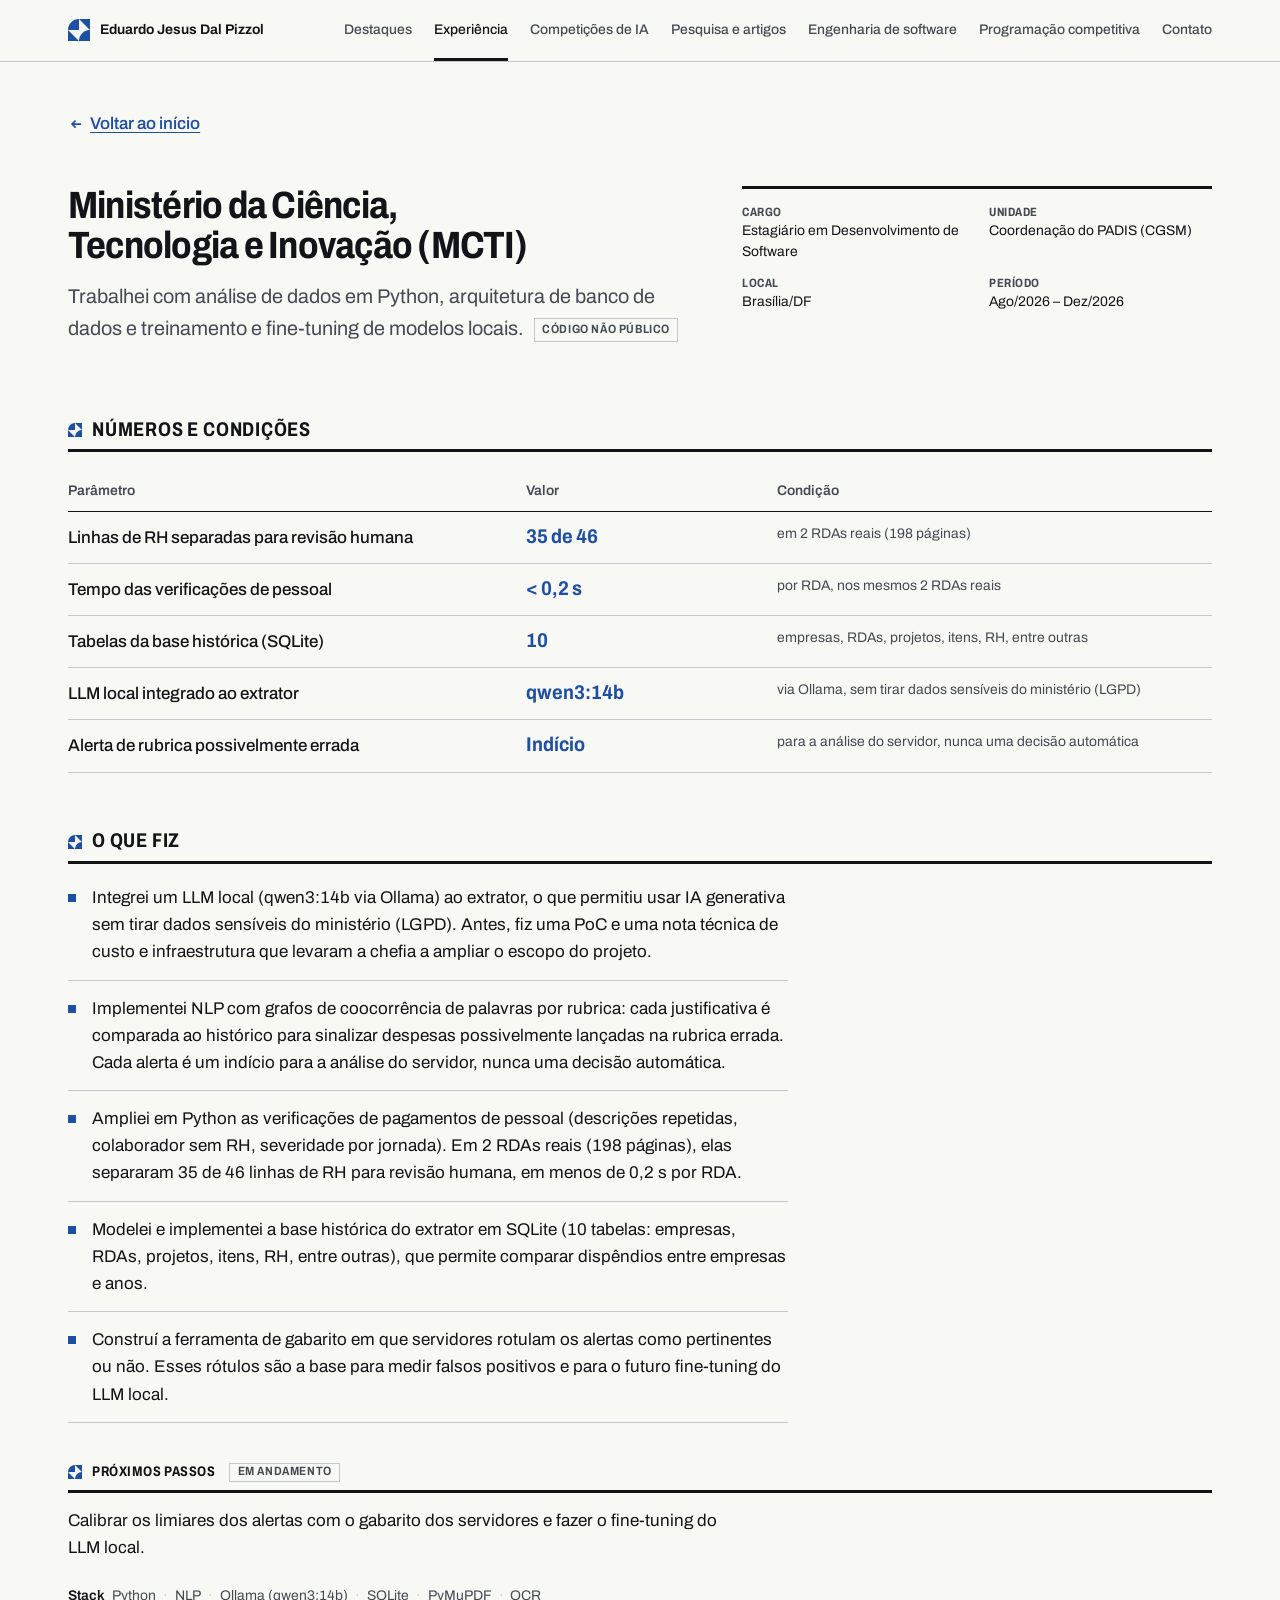
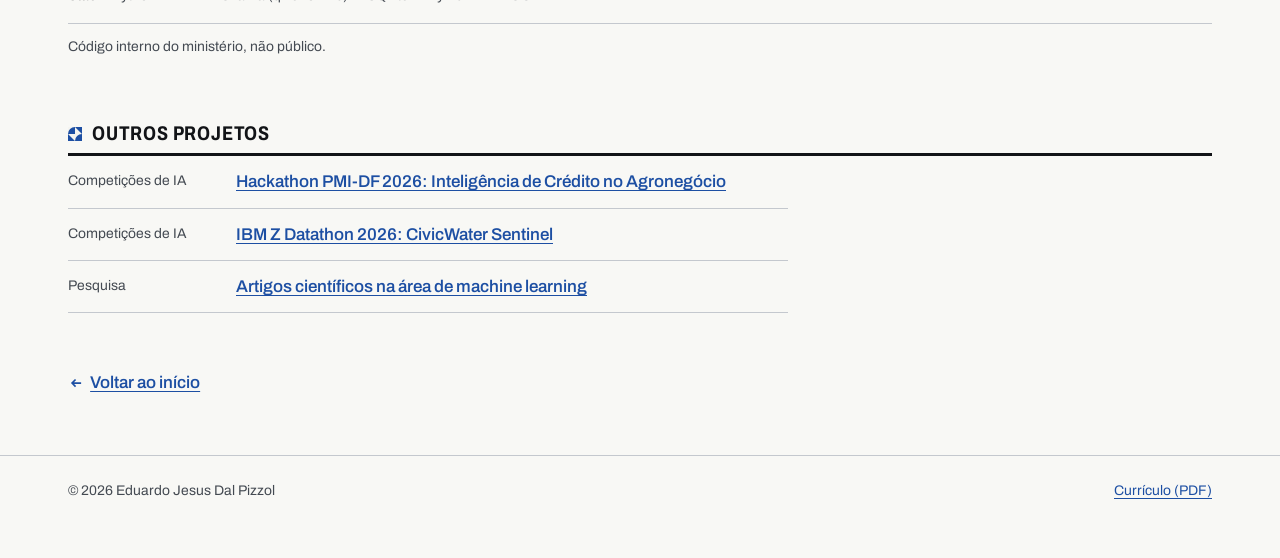
<file: projetos/mcti.html>
<!DOCTYPE html>
<html lang="pt-BR">
<head>
<meta charset="utf-8">
<meta name="viewport" content="width=device-width, initial-scale=1">
<meta name="color-scheme" content="light dark">
<title>MCTI: estágio em desenvolvimento de software · Eduardo Jesus Dal Pizzol</title>
<meta name="description" content="Trabalhei com análise de dados em Python, arquitetura de banco de dados e treinamento e fine-tuning de modelos locais.">
<meta name="author" content="Eduardo Jesus Dal Pizzol">
<link rel="canonical" href="https://edupizzol.github.io/projetos/mcti.html">
<meta name="theme-color" content="#f8f8f5" media="(prefers-color-scheme: light)">
<meta name="theme-color" content="#0f1114" media="(prefers-color-scheme: dark)">

<meta property="og:type" content="article">
<meta property="og:locale" content="pt_BR">
<meta property="og:site_name" content="Eduardo Jesus Dal Pizzol">
<meta property="og:title" content="MCTI: extrator e verificador de RDAs do PADIS · Eduardo Jesus Dal Pizzol">
<meta property="og:description" content="Trabalhei com análise de dados em Python, arquitetura de banco de dados e treinamento e fine-tuning de modelos locais.">
<meta property="og:url" content="https://edupizzol.github.io/projetos/mcti.html">
<meta property="og:image" content="https://edupizzol.github.io/assets/img/og.png">
<meta property="og:image:width" content="1200">
<meta property="og:image:height" content="630">
<meta property="og:image:alt" content="Eduardo Jesus Dal Pizzol, AI Engineering: Machine Learning, NLP e LLMs">
<meta name="twitter:card" content="summary_large_image">

<link rel="icon" href="../assets/img/favicon.svg" type="image/svg+xml">
<link rel="icon" href="../assets/img/favicon-32.png" sizes="32x32" type="image/png">
<link rel="apple-touch-icon" href="../assets/img/apple-touch-icon.png">
<link rel="preload" href="../assets/fonts/archivo-latin.woff2" as="font" type="font/woff2" crossorigin>
<link rel="stylesheet" href="../assets/css/style.css">
</head>
<body>
<a class="skip" href="#conteudo">Pular para o conteúdo</a>

<header class="doc-head">
  <div class="wrap">
    <a class="brand" href="../" aria-label="Eduardo Jesus Dal Pizzol, início">
      <svg class="tile" width="22" height="22" viewBox="0 0 24 24" aria-hidden="true" focusable="false"><rect class="tw" width="24" height="24"/><path class="tb" d="M12 12V0A12 12 0 0 0 0 12ZM12 0H24V12ZM0 12V24H12ZM24 24H12A12 12 0 0 1 24 12Z"/></svg>
      Eduardo Jesus Dal Pizzol
    </a>
    <nav class="site-nav" aria-label="Seções do início">
      <ul>
        <li><a href="../#destaques">Destaques</a></li>
        <li><a href="../#experiencia" aria-current="true">Experiência</a></li>
        <li><a href="../#competicoes">Competições de IA</a></li>
        <li><a href="../#pesquisa">Pesquisa e artigos</a></li>
        <li><a href="../#engenharia">Engenharia de software</a></li>
        <li><a href="../#programacao">Programação competitiva</a></li>
        <li><a href="../#contato">Contato</a></li>
      </ul>
    </nav>
  </div>
</header>

<main id="conteudo" class="wrap">
  <a class="back" href="../"><svg viewBox="0 0 16 16" aria-hidden="true" focusable="false"><path d="M13 8H4M7.5 4.5 4 8l3.5 3.5" fill="none" stroke="currentColor" stroke-width="1.6"/></svg>Voltar ao início</a>

  <div class="detail-head">
    <div>
      <h1>Ministério da Ciência, Tecnologia e Inovação (MCTI)</h1>
      <p class="lede">Trabalhei com análise de dados em Python, arquitetura de banco de dados e treinamento e fine-tuning de modelos locais. <span class="tag">Código não público</span></p>
    </div>
    <dl class="entry-meta">
      <div><dt>Cargo</dt><dd>Estagiário em Desenvolvimento de Software</dd></div>
      <div><dt>Unidade</dt><dd>Coordenação do PADIS (CGSM)</dd></div>
      <div><dt>Local</dt><dd>Brasília/DF</dd></div>
      <div><dt>Período</dt><dd>Ago/2026 – Dez/2026</dd></div>
    </dl>
  </div>

  <div class="detail-body">
  <section class="detail-block spec-wrap" aria-label="Números e condições">
    <h2 class="spec-title"><svg class="tile" width="14" height="14" viewBox="0 0 24 24" aria-hidden="true" focusable="false"><rect class="tw" width="24" height="24"/><path class="tb" d="M12 12V0A12 12 0 0 0 0 12ZM12 0H24V12ZM0 12V24H12ZM24 24H12A12 12 0 0 1 24 12Z"/></svg> Números e condições</h2>
    <table class="spec" role="table">
      <colgroup><col class="c-param"><col class="c-val"><col></colgroup>
      <thead role="rowgroup"><tr role="row"><th scope="col" role="columnheader">Parâmetro</th><th scope="col" role="columnheader">Valor</th><th scope="col" role="columnheader">Condição</th></tr></thead>
      <tbody role="rowgroup">
        <tr role="row"><th scope="row" role="rowheader">Linhas de RH separadas para revisão humana</th><td class="val" role="cell">35 de 46</td><td class="cond" role="cell">em 2 RDAs reais (198 páginas)</td></tr>
        <tr role="row"><th scope="row" role="rowheader">Tempo das verificações de pessoal</th><td class="val" role="cell">&lt; 0,2 s</td><td class="cond" role="cell">por RDA, nos mesmos 2 RDAs reais</td></tr>
        <tr role="row"><th scope="row" role="rowheader">Tabelas da base histórica (SQLite)</th><td class="val" role="cell">10</td><td class="cond" role="cell">empresas, RDAs, projetos, itens, RH, entre outras</td></tr>
        <tr role="row"><th scope="row" role="rowheader">LLM local integrado ao extrator</th><td class="val" role="cell">qwen3:14b</td><td class="cond" role="cell">via Ollama, sem tirar dados sensíveis do ministério (LGPD)</td></tr>
        <tr role="row"><th scope="row" role="rowheader">Alerta de rubrica possivelmente errada</th><td class="val" role="cell">Indício</td><td class="cond" role="cell">para a análise do servidor, nunca uma decisão automática</td></tr>
      </tbody>
    </table>
  </section>
  <section class="detail-block" aria-label="O que fiz">
    <h2 class="spec-title"><svg class="tile" width="14" height="14" viewBox="0 0 24 24" aria-hidden="true" focusable="false"><rect class="tw" width="24" height="24"/><path class="tb" d="M12 12V0A12 12 0 0 0 0 12ZM12 0H24V12ZM0 12V24H12ZM24 24H12A12 12 0 0 1 24 12Z"/></svg> O que fiz</h2>
    <ul class="bullets">
      <li>Integrei um LLM local (qwen3:14b via Ollama) ao extrator, o que permitiu usar IA generativa sem tirar dados sensíveis do ministério (LGPD). Antes, fiz uma PoC e uma nota técnica de custo e infraestrutura que levaram a chefia a ampliar o escopo do projeto.</li>
      <li>Implementei NLP com grafos de coocorrência de palavras por rubrica: cada justificativa é comparada ao histórico para sinalizar despesas possivelmente lançadas na rubrica errada. Cada alerta é um indício para a análise do servidor, nunca uma decisão automática.</li>
      <li>Ampliei em Python as verificações de pagamentos de pessoal (descrições repetidas, colaborador sem RH, severidade por jornada). Em 2 RDAs reais (198 páginas), elas separaram 35 de 46 linhas de RH para revisão humana, em menos de 0,2 s por RDA.</li>
      <li>Modelei e implementei a base histórica do extrator em SQLite (10 tabelas: empresas, RDAs, projetos, itens, RH, entre outras), que permite comparar dispêndios entre empresas e anos.</li>
      <li>Construí a ferramenta de gabarito em que servidores rotulam os alertas como pertinentes ou não. Esses rótulos são a base para medir falsos positivos e para o futuro fine-tuning do LLM local.</li>
    </ul>
    <h3 class="spec-title next-steps"><svg class="tile" width="14" height="14" viewBox="0 0 24 24" aria-hidden="true" focusable="false"><rect class="tw" width="24" height="24"/><path class="tb" d="M12 12V0A12 12 0 0 0 0 12ZM12 0H24V12ZM0 12V24H12ZM24 24H12A12 12 0 0 1 24 12Z"/></svg> Próximos passos <span class="tag">Em andamento</span></h3>
    <p class="bullets-after">Calibrar os limiares dos alertas com o gabarito dos servidores e fazer o fine-tuning do LLM local.</p>
    <div class="block-foot">
    <ul class="stack" aria-label="Stack"><li class="stack-label">Stack</li><li>Python</li><li>NLP</li><li>Ollama (qwen3:14b)</li><li>SQLite</li><li>PyMuPDF</li><li>OCR</li></ul>
    <p class="note">Código interno do ministério, não público.</p>
    </div>
  </section>
  </div>

  <nav class="more" aria-labelledby="outros-titulo">
    <h2 id="outros-titulo" class="spec-title"><svg class="tile" width="14" height="14" viewBox="0 0 24 24" aria-hidden="true" focusable="false"><rect class="tw" width="24" height="24"/><path class="tb" d="M12 12V0A12 12 0 0 0 0 12ZM12 0H24V12ZM0 12V24H12ZM24 24H12A12 12 0 0 1 24 12Z"/></svg> Outros projetos</h2>
    <ul class="contact-list">
      <li><span class="k">Competições de IA</span><a href="pmi-krilltech.html">Hackathon PMI-DF 2026: Inteligência de Crédito no Agronegócio</a></li>
      <li><span class="k">Competições de IA</span><a href="civicwater-sentinel.html">IBM Z Datathon 2026: CivicWater Sentinel</a></li>
      <li><span class="k">Pesquisa</span><a href="artigos.html">Artigos científicos na área de machine learning</a></li>
    </ul>
  </nav>

  <a class="back" href="../"><svg viewBox="0 0 16 16" aria-hidden="true" focusable="false"><path d="M13 8H4M7.5 4.5 4 8l3.5 3.5" fill="none" stroke="currentColor" stroke-width="1.6"/></svg>Voltar ao início</a>
</main>

<footer class="site-foot">
  <div class="wrap">
    <p>© 2026 Eduardo Jesus Dal Pizzol</p>
    <p><a href="../curriculo.pdf">Currículo (PDF)</a></p>
  </div>
</footer>
</body>
</html>
</file>
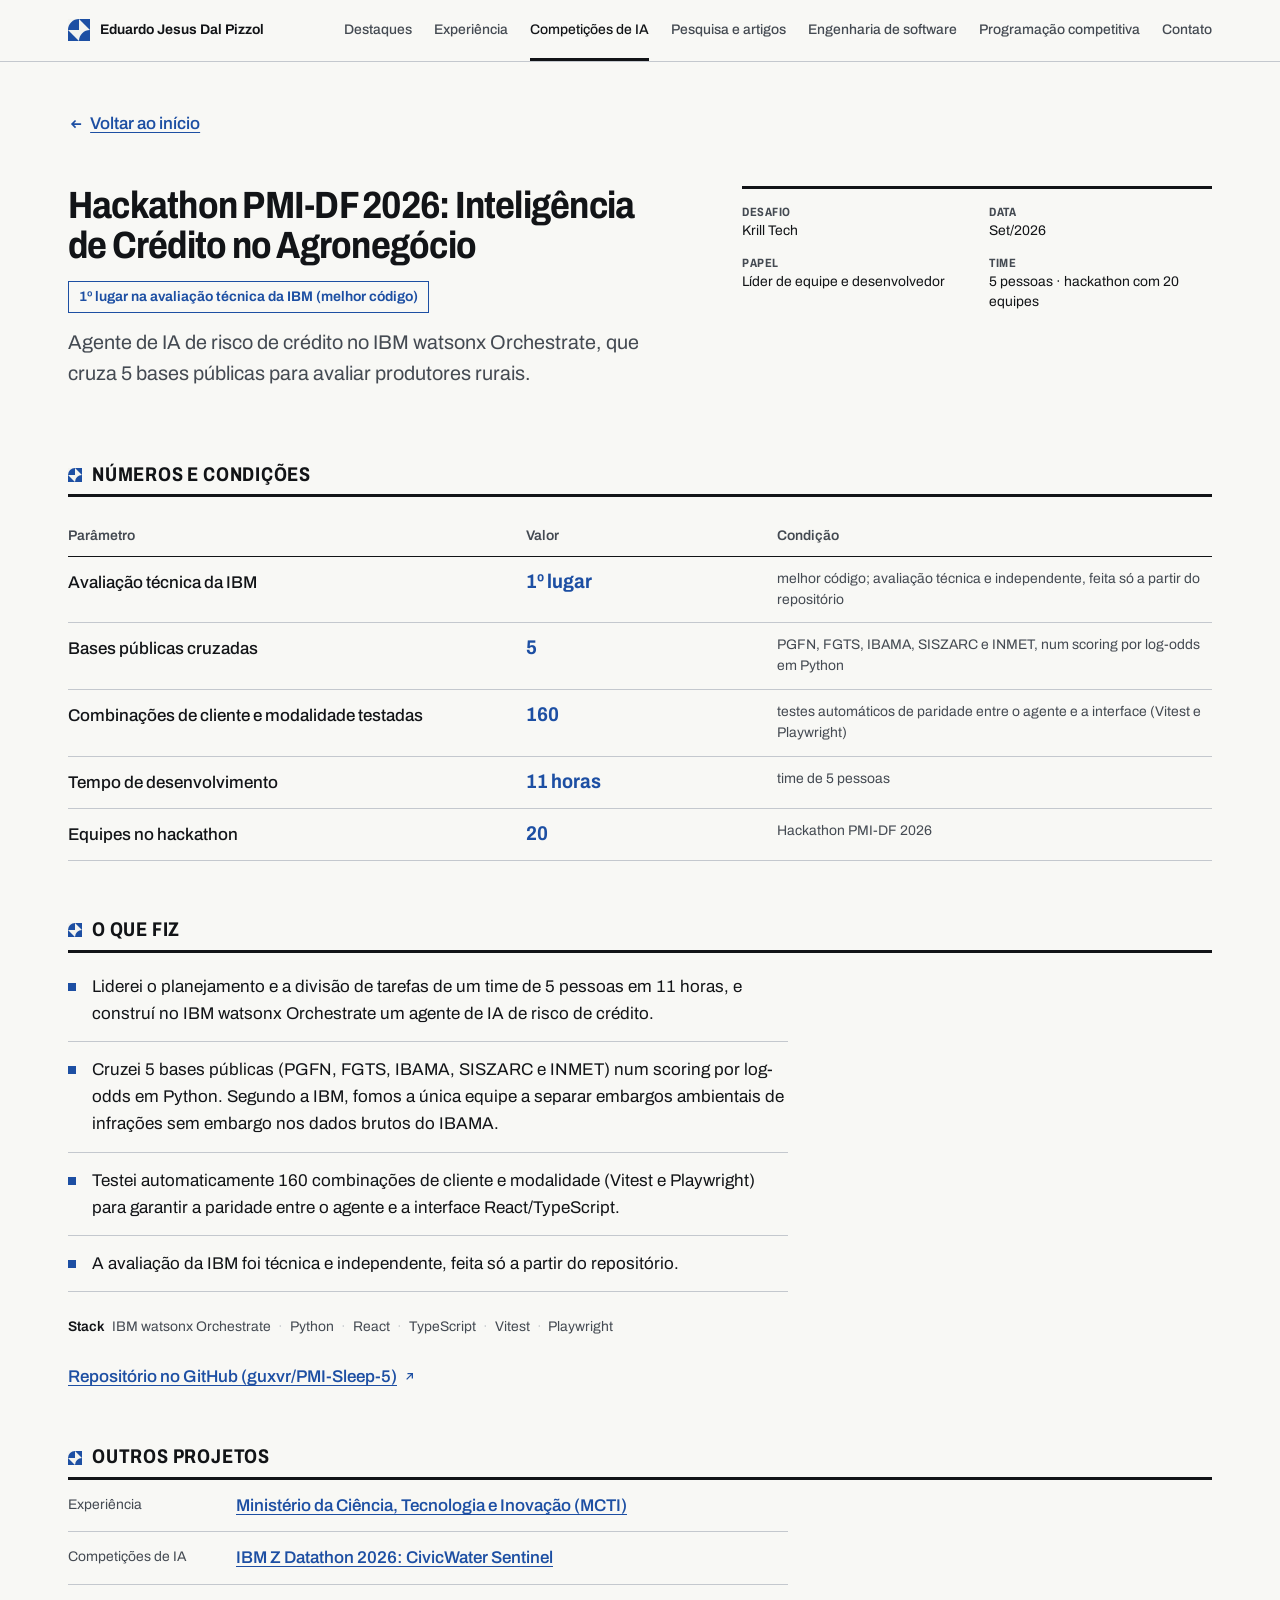
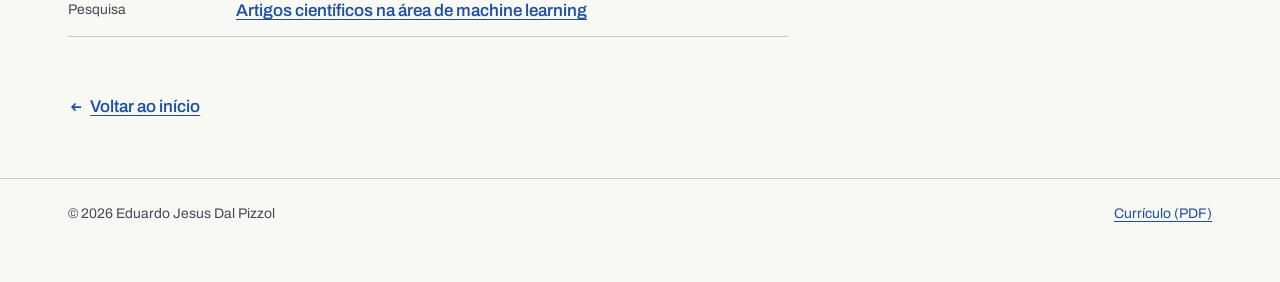
<file: projetos/pmi-krilltech.html>
<!DOCTYPE html>
<html lang="pt-BR">
<head>
<meta charset="utf-8">
<meta name="viewport" content="width=device-width, initial-scale=1">
<meta name="color-scheme" content="light dark">
<title>Hackathon PMI-DF 2026: Inteligência de Crédito no Agronegócio · Eduardo Jesus Dal Pizzol</title>
<meta name="description" content="1º lugar na avaliação técnica da IBM (melhor código). Agente de IA de risco de crédito no IBM watsonx Orchestrate, que cruza 5 bases públicas para avaliar produtores rurais.">
<meta name="author" content="Eduardo Jesus Dal Pizzol">
<link rel="canonical" href="https://edupizzol.github.io/projetos/pmi-krilltech.html">
<meta name="theme-color" content="#f8f8f5" media="(prefers-color-scheme: light)">
<meta name="theme-color" content="#0f1114" media="(prefers-color-scheme: dark)">

<meta property="og:type" content="article">
<meta property="og:locale" content="pt_BR">
<meta property="og:site_name" content="Eduardo Jesus Dal Pizzol">
<meta property="og:title" content="Hackathon PMI-DF 2026: Inteligência de Crédito no Agronegócio · Eduardo Jesus Dal Pizzol">
<meta property="og:description" content="1º lugar na avaliação técnica da IBM (melhor código). Agente de IA de risco de crédito no IBM watsonx Orchestrate, que cruza 5 bases públicas para avaliar produtores rurais.">
<meta property="og:url" content="https://edupizzol.github.io/projetos/pmi-krilltech.html">
<meta property="og:image" content="https://edupizzol.github.io/assets/img/og.png">
<meta property="og:image:width" content="1200">
<meta property="og:image:height" content="630">
<meta property="og:image:alt" content="Eduardo Jesus Dal Pizzol, AI Engineering: Machine Learning, NLP e LLMs">
<meta name="twitter:card" content="summary_large_image">

<link rel="icon" href="../assets/img/favicon.svg" type="image/svg+xml">
<link rel="icon" href="../assets/img/favicon-32.png" sizes="32x32" type="image/png">
<link rel="apple-touch-icon" href="../assets/img/apple-touch-icon.png">
<link rel="preload" href="../assets/fonts/archivo-latin.woff2" as="font" type="font/woff2" crossorigin>
<link rel="stylesheet" href="../assets/css/style.css">
</head>
<body>
<a class="skip" href="#conteudo">Pular para o conteúdo</a>

<header class="doc-head">
  <div class="wrap">
    <a class="brand" href="../" aria-label="Eduardo Jesus Dal Pizzol, início">
      <svg class="tile" width="22" height="22" viewBox="0 0 24 24" aria-hidden="true" focusable="false"><rect class="tw" width="24" height="24"/><path class="tb" d="M12 12V0A12 12 0 0 0 0 12ZM12 0H24V12ZM0 12V24H12ZM24 24H12A12 12 0 0 1 24 12Z"/></svg>
      Eduardo Jesus Dal Pizzol
    </a>
    <nav class="site-nav" aria-label="Seções do início">
      <ul>
        <li><a href="../#destaques">Destaques</a></li>
        <li><a href="../#experiencia">Experiência</a></li>
        <li><a href="../#competicoes" aria-current="true">Competições de IA</a></li>
        <li><a href="../#pesquisa">Pesquisa e artigos</a></li>
        <li><a href="../#engenharia">Engenharia de software</a></li>
        <li><a href="../#programacao">Programação competitiva</a></li>
        <li><a href="../#contato">Contato</a></li>
      </ul>
    </nav>
  </div>
</header>

<main id="conteudo" class="wrap">
  <a class="back" href="../"><svg viewBox="0 0 16 16" aria-hidden="true" focusable="false"><path d="M13 8H4M7.5 4.5 4 8l3.5 3.5" fill="none" stroke="currentColor" stroke-width="1.6"/></svg>Voltar ao início</a>

  <div class="detail-head">
    <div>
      <h1>Hackathon PMI-DF 2026: Inteligência de Crédito no Agronegócio</h1>
      <p class="seal">1º lugar na avaliação técnica da IBM (melhor código)</p>
      <p class="lede">Agente de IA de risco de crédito no IBM watsonx Orchestrate, que cruza 5 bases públicas para avaliar produtores rurais.</p>
    </div>
    <dl class="entry-meta">
      <div><dt>Desafio</dt><dd>Krill Tech</dd></div>
      <div><dt>Data</dt><dd>Set/2026</dd></div>
      <div><dt>Papel</dt><dd>Líder de equipe e desenvolvedor</dd></div>
      <div><dt>Time</dt><dd>5 pessoas · hackathon com 20 equipes</dd></div>
    </dl>
  </div>

  <div class="detail-body">
  <section class="detail-block spec-wrap" aria-label="Números e condições">
    <h2 class="spec-title"><svg class="tile" width="14" height="14" viewBox="0 0 24 24" aria-hidden="true" focusable="false"><rect class="tw" width="24" height="24"/><path class="tb" d="M12 12V0A12 12 0 0 0 0 12ZM12 0H24V12ZM0 12V24H12ZM24 24H12A12 12 0 0 1 24 12Z"/></svg> Números e condições</h2>
    <table class="spec" role="table">
      <colgroup><col class="c-param"><col class="c-val"><col></colgroup>
      <thead role="rowgroup"><tr role="row"><th scope="col" role="columnheader">Parâmetro</th><th scope="col" role="columnheader">Valor</th><th scope="col" role="columnheader">Condição</th></tr></thead>
      <tbody role="rowgroup">
        <tr role="row"><th scope="row" role="rowheader">Avaliação técnica da IBM</th><td class="val" role="cell">1º lugar</td><td class="cond" role="cell">melhor código; avaliação técnica e independente, feita só a partir do repositório</td></tr>
        <tr role="row"><th scope="row" role="rowheader">Bases públicas cruzadas</th><td class="val" role="cell">5</td><td class="cond" role="cell">PGFN, FGTS, IBAMA, SISZARC e INMET, num scoring por log-odds em Python</td></tr>
        <tr role="row"><th scope="row" role="rowheader">Combinações de cliente e modalidade testadas</th><td class="val" role="cell">160</td><td class="cond" role="cell">testes automáticos de paridade entre o agente e a interface (Vitest e Playwright)</td></tr>
        <tr role="row"><th scope="row" role="rowheader">Tempo de desenvolvimento</th><td class="val" role="cell">11 horas</td><td class="cond" role="cell">time de 5 pessoas</td></tr>
        <tr role="row"><th scope="row" role="rowheader">Equipes no hackathon</th><td class="val" role="cell">20</td><td class="cond" role="cell">Hackathon PMI-DF 2026</td></tr>
      </tbody>
    </table>
  </section>
  <section class="detail-block" aria-label="O que fiz">
    <h2 class="spec-title"><svg class="tile" width="14" height="14" viewBox="0 0 24 24" aria-hidden="true" focusable="false"><rect class="tw" width="24" height="24"/><path class="tb" d="M12 12V0A12 12 0 0 0 0 12ZM12 0H24V12ZM0 12V24H12ZM24 24H12A12 12 0 0 1 24 12Z"/></svg> O que fiz</h2>
    <ul class="bullets">
      <li>Liderei o planejamento e a divisão de tarefas de um time de 5 pessoas em 11 horas, e construí no IBM watsonx Orchestrate um agente de IA de risco de crédito.</li>
      <li>Cruzei 5 bases públicas (PGFN, FGTS, IBAMA, SISZARC e INMET) num scoring por log-odds em Python. Segundo a IBM, fomos a única equipe a separar embargos ambientais de infrações sem embargo nos dados brutos do IBAMA.</li>
      <li>Testei automaticamente 160 combinações de cliente e modalidade (Vitest e Playwright) para garantir a paridade entre o agente e a interface React/TypeScript.</li>
      <li>A avaliação da IBM foi técnica e independente, feita só a partir do repositório.</li>
    </ul>
    <div class="block-foot">
    <ul class="stack" aria-label="Stack"><li class="stack-label">Stack</li><li>IBM watsonx Orchestrate</li><li>Python</li><li>React</li><li>TypeScript</li><li>Vitest</li><li>Playwright</li></ul>
    <ul class="links"><li><a href="https://github.com/guxvr/PMI-Sleep-5">Repositório no GitHub (guxvr/PMI-Sleep-5)</a></li></ul>
    </div>
  </section>
  </div>

  <nav class="more" aria-labelledby="outros-titulo">
    <h2 id="outros-titulo" class="spec-title"><svg class="tile" width="14" height="14" viewBox="0 0 24 24" aria-hidden="true" focusable="false"><rect class="tw" width="24" height="24"/><path class="tb" d="M12 12V0A12 12 0 0 0 0 12ZM12 0H24V12ZM0 12V24H12ZM24 24H12A12 12 0 0 1 24 12Z"/></svg> Outros projetos</h2>
    <ul class="contact-list">
      <li><span class="k">Experiência</span><a href="mcti.html">Ministério da Ciência, Tecnologia e Inovação (MCTI)</a></li>
      <li><span class="k">Competições de IA</span><a href="civicwater-sentinel.html">IBM Z Datathon 2026: CivicWater Sentinel</a></li>
      <li><span class="k">Pesquisa</span><a href="artigos.html">Artigos científicos na área de machine learning</a></li>
    </ul>
  </nav>

  <a class="back" href="../"><svg viewBox="0 0 16 16" aria-hidden="true" focusable="false"><path d="M13 8H4M7.5 4.5 4 8l3.5 3.5" fill="none" stroke="currentColor" stroke-width="1.6"/></svg>Voltar ao início</a>
</main>

<footer class="site-foot">
  <div class="wrap">
    <p>© 2026 Eduardo Jesus Dal Pizzol</p>
    <p><a href="../curriculo.pdf">Currículo (PDF)</a></p>
  </div>
</footer>
</body>
</html>
</file>
<file: assets/css/style.css>
/* Portfólio · Eduardo Jesus Dal Pizzol
   Folha de dados: cada resultado com seu valor e sua condição ao lado.
   Fonte: Archivo (SIL OFL 1.1, ver assets/fonts/OFL.txt), auto-hospedada. */

@font-face {
  font-family: "Archivo";
  font-style: normal;
  font-weight: 100 900;
  font-stretch: 62% 125%;
  font-display: swap;
  src: url("../fonts/archivo-latin.woff2") format("woff2");
  unicode-range: U+0000-00FF, U+0131, U+0152-0153, U+02BB-02BC, U+02C6, U+02DA, U+02DC, U+0304, U+0308, U+0329, U+2000-206F, U+20AC, U+2122, U+2191, U+2193, U+2212, U+2215, U+FEFF, U+FFFD;
}
@font-face {
  font-family: "Archivo";
  font-style: normal;
  font-weight: 100 900;
  font-stretch: 62% 125%;
  font-display: swap;
  src: url("../fonts/archivo-latin-ext.woff2") format("woff2");
  unicode-range: U+0100-02BA, U+02BD-02C5, U+02C7-02CC, U+02CE-02D7, U+02DD-02FF, U+0304, U+0308, U+0329, U+1D00-1DBF, U+1E00-1E9F, U+1EF2-1EFF, U+2020, U+20A0-20AB, U+20AD-20C4, U+2113, U+2C60-2C7F, U+A720-A7FF;
}

/* ---------- tokens ---------- */

:root {
  color-scheme: light dark;

  --paper: #f8f8f5;
  --ink: #121417;
  --ink-2: #444a52;
  --rule: #c4c8ce;
  --accent: #1d4fa3;
  --accent-hover: #163d80;
  --on-accent: #ffffff;
  --select: #c9d8f2;

  /* o azulejo é objeto físico: mesmas cores nos dois temas */
  --tile-blue: #1d4fa3;
  --tile-white: #f4f4f0;

  --font: "Archivo", ui-sans-serif, system-ui, -apple-system, "Segoe UI", Roboto, "Helvetica Neue", Arial, sans-serif;

  --gutter: clamp(16px, 4vw, 48px);
  --max: 1240px;
  --step--1: clamp(0.8125rem, 0.79rem + 0.1vw, 0.875rem);
  --step-0: clamp(1rem, 0.97rem + 0.15vw, 1.0625rem);
  --step-1: clamp(1.0625rem, 1rem + 0.3vw, 1.25rem);
  --step-2: clamp(1.25rem, 1.1rem + 0.7vw, 1.625rem);
  --step-3: clamp(1.625rem, 1.3rem + 1.4vw, 2.375rem);
  --step-4: clamp(2.25rem, 1.3rem + 4vw, 4.5rem);

  --space-section: clamp(3.5rem, 2.5rem + 4vw, 6.5rem);

  --icon-out: url("data:image/svg+xml,%3Csvg xmlns='http://www.w3.org/2000/svg' viewBox='0 0 16 16'%3E%3Cpath d='M5.5 4.5h6v6M11.5 4.5l-7 7' fill='none' stroke='%23000' stroke-width='1.6'/%3E%3C/svg%3E");
}

@media (prefers-color-scheme: dark) {
  :root {
    --paper: #0f1114;
    --ink: #e8eaed;
    --ink-2: #a8afb9;
    --rule: #30353d;
    --accent: #8fb3f2;
    --accent-hover: #b4cdf7;
    --on-accent: #0f1114;
    --select: #29426e;
  }
}

/* ---------- base ---------- */

*, *::before, *::after { box-sizing: border-box; }

html {
  -webkit-text-size-adjust: 100%;
  text-size-adjust: 100%;
  scroll-padding-top: 1.5rem;
}

body {
  margin: 0;
  background: var(--paper);
  color: var(--ink);
  font-family: var(--font);
  font-size: var(--step-0);
  line-height: 1.6;
  font-weight: 400;
  font-variant-numeric: tabular-nums;
  -webkit-font-smoothing: antialiased;
  overflow-wrap: break-word;
}

::selection { background: var(--select); color: var(--ink); }

h1, h2, h3, h4 { line-height: 1.15; margin: 0; text-wrap: balance; }
p { margin: 0 0 1rem; text-wrap: pretty; }
ul, ol { margin: 0; padding: 0; }
img, svg { display: block; max-width: 100%; }

a {
  color: var(--accent);
  text-decoration-line: underline;
  text-decoration-thickness: 1px;
  text-underline-offset: 0.2em;
  transition: color 0.15s ease, text-decoration-color 0.15s ease;
}
a:hover { color: var(--accent-hover); text-decoration-thickness: 2px; }

:focus-visible {
  outline: 2px solid var(--accent);
  outline-offset: 3px;
  border-radius: 1px;
}

.skip {
  position: absolute;
  left: var(--gutter);
  top: -100px;
  z-index: 10;
  background: var(--accent);
  color: var(--on-accent);
  padding: 0.5rem 0.875rem;
  font-weight: 600;
  text-decoration: none;
}
.skip:focus { top: 0.75rem; }

.visually-hidden {
  position: absolute !important;
  width: 1px; height: 1px;
  margin: -1px; padding: 0;
  overflow: hidden;
  clip: rect(0 0 0 0);
  white-space: nowrap;
  border: 0;
}

.wrap {
  max-width: var(--max);
  margin-inline: auto;
  padding-inline: var(--gutter);
}

/* ---------- azulejo ---------- */

.tile { flex: none; }
.tile .tw { fill: var(--tile-white); }
.tile .tb { fill: var(--tile-blue); }

/* ---------- cabeçalho do documento ---------- */

.doc-head {
  border-bottom: 1px solid var(--rule);
}
.doc-head .wrap {
  display: flex;
  align-items: center;
  gap: 1rem 2rem;
  min-height: 3.75rem;
}
.brand {
  display: inline-flex;
  align-items: center;
  gap: 0.625rem;
  color: var(--ink);
  font-weight: 650;
  font-size: var(--step--1);
  text-decoration: none;
  white-space: nowrap;
  min-height: 2.75rem;
}
.brand:hover { color: var(--ink); }

.site-nav { margin-left: auto; min-width: 0; }
.site-nav ul {
  display: flex;
  list-style: none;
  gap: 0.25rem 1.375rem;
}
.site-nav a {
  display: inline-block;
  padding-block: 0.875rem;
  color: var(--ink-2);
  font-size: var(--step--1);
  font-weight: 500;
  text-decoration: none;
  white-space: nowrap;
}
.site-nav a:hover { color: var(--ink); text-decoration: underline; }
/* seção atual: a mesma régua de 3px que abre cada bloco */
.site-nav a[aria-current] { color: var(--ink); box-shadow: inset 0 -3px 0 var(--ink); }

@media (min-width: 1101px) and (min-height: 600px) {
  html { scroll-padding-top: 5.5rem; }
  .doc-head { position: sticky; top: 0; z-index: 5; background: var(--paper); }
  .site-nav a { padding-block: 1.2rem; }
}

@media (max-width: 1100px) {
  .doc-head .wrap { flex-wrap: wrap; padding-top: 0.25rem; gap: 0 1rem; }
  .site-nav { margin-left: 0; width: 100%; }
  .site-nav ul {
    overflow-x: auto;
    scrollbar-width: thin;
    scrollbar-color: var(--rule) transparent;
    padding: 0.375rem 2.5rem 0.375rem 0.375rem;
    margin: -0.375rem -0.375rem 0;
    -webkit-mask-image: linear-gradient(to right, #000 calc(100% - 2.5rem), transparent);
    mask-image: linear-gradient(to right, #000 calc(100% - 2.5rem), transparent);
  }
  .site-nav a { padding-block: 0.75rem; }
}

/* ---------- hero ---------- */

.hero {
  display: grid;
  gap: clamp(2.5rem, 5vw, 4.5rem);
  padding-block: clamp(2.5rem, 1.5rem + 5vw, 5.5rem) var(--space-section);
}
@media (min-width: 1024px) {
  .hero {
    grid-template-columns: minmax(0, 1.08fr) minmax(0, 1fr);
    align-items: start;
  }
}

.hero h1 {
  font-size: var(--step-4);
  font-weight: 720;
  font-stretch: 86%;
  letter-spacing: -0.022em;
  line-height: 0.98;
  margin-bottom: 1.25rem;
}
.hero .role {
  font-size: var(--step-1);
  font-weight: 500;
  line-height: 1.4;
  color: var(--ink);
  max-width: 46ch;
  margin-bottom: 1.5rem;
}
/* a quebra cai entre o curso e a área, não no meio de "AI Engineering" */
.hero .role span { display: inline-block; }
.hero .lede {
  max-width: 60ch;
  color: var(--ink-2);
  font-size: var(--step-1);
  line-height: 1.6;
  margin-bottom: 2rem;
}

.actions {
  display: flex;
  flex-wrap: wrap;
  align-items: center;
  gap: 0.75rem 1.5rem;
  list-style: none;
}
.actions a:not(.btn) { display: inline-flex; align-items: center; min-height: 2.75rem; font-weight: 550; }
@media (max-width: 480px) {
  .actions { gap: 0.25rem 1.5rem; }
  .actions li:first-child { flex-basis: 100%; margin-bottom: 0.5rem; }
}

.btn {
  display: inline-flex;
  align-items: center;
  gap: 0.5rem;
  min-height: 2.875rem;
  padding: 0.625rem 1.125rem;
  background: var(--accent);
  color: var(--on-accent);
  border: 1px solid var(--accent);
  border-radius: 2px;
  font-weight: 600;
  text-decoration: none;
  transition: background-color 0.15s ease, border-color 0.15s ease;
}
.btn:hover { background: var(--accent-hover); border-color: var(--accent-hover); color: var(--on-accent); }
.btn svg { width: 1em; height: 1em; }

/* ---------- seções ---------- */

.section { padding-bottom: var(--space-section); }

.section-head {
  display: flex;
  align-items: center;
  gap: 0.75rem;
  border-top: 3px solid var(--ink);
  padding-top: 0.875rem;
  margin-bottom: clamp(1.75rem, 1.25rem + 1.5vw, 2.75rem);
}
.section-head h2 {
  font-size: var(--step-2);
  font-weight: 700;
  font-stretch: 80%;
  letter-spacing: 0.01em;
  text-transform: uppercase;
}
.section-intro {
  max-width: 68ch;
  color: var(--ink-2);
  margin: -0.75rem 0 2rem;
}

/* ---------- tabela parâmetro · valor · condição ---------- */

.spec-wrap { min-width: 0; }
.spec-title {
  display: flex;
  align-items: center;
  gap: 0.625rem;
  font-size: var(--step--1);
  font-weight: 700;
  font-stretch: 80%;
  text-transform: uppercase;
  letter-spacing: 0.04em;
  border-bottom: 3px solid var(--ink);
  padding-bottom: 0.5rem;
}
h2.spec-title { font-size: var(--step-1); }

.spec {
  width: 100%;
  border-collapse: collapse;
  font-size: var(--step-0);
}
.spec th, .spec td {
  text-align: left;
  vertical-align: top;
  padding: 0.75rem 0.75rem 0.75rem 0;
  border-bottom: 1px solid var(--rule);
}
.spec thead th {
  font-size: var(--step--1);
  font-weight: 600;
  color: var(--ink-2);
  padding-block: 0.5rem;
  border-bottom: 1px solid var(--ink);
}
.spec tbody th { font-weight: 500; }
.spec .val {
  color: var(--accent);
  font-weight: 700;
  font-stretch: 90%;
  font-size: var(--step-1);
  line-height: 1.3;
  white-space: nowrap;
}
.spec .cond { color: var(--ink-2); font-size: var(--step--1); line-height: 1.5; }
.spec td:last-child, .spec th:last-child { padding-right: 0; }
.spec a { color: inherit; }
.spec tbody th a { color: var(--ink); text-decoration-color: var(--rule); }
.spec tbody th a:hover { text-decoration-color: var(--ink); }
/* alvo de toque maior sem mexer na altura da linha */
.spec tbody th a, .paper-list h4 a, .contact-list a {
  display: inline-block;
  padding-block: 0.75rem;
  margin-block: -0.75rem;
}
@media (min-width: 641px) {
  .spec .val { padding-right: 1.5rem; }
}

/* colunas: parâmetro | valor | condição */
.spec col.c-param { width: 40%; }
.spec col.c-val { width: 22%; }

@media (max-width: 640px) {
  .spec, .spec tbody { display: block; width: 100%; }
  .spec colgroup { display: none; }
  .spec thead { position: absolute; width: 1px; height: 1px; overflow: hidden; clip: rect(0 0 0 0); }
  .spec tr {
    display: grid;
    grid-template-columns: 6.5rem minmax(0, 1fr);
    column-gap: 1rem;
    border-bottom: 1px solid var(--rule);
    padding-block: 0.75rem;
  }
  .spec th, .spec td { border: 0; padding: 0; }
  .spec .val { grid-column: 1; grid-row: 1 / span 2; white-space: normal; }
  .spec tbody th { grid-column: 2; grid-row: 1; }
  .spec .cond { grid-column: 2; grid-row: 2; margin-top: 0.125rem; }
}

/* ---------- entradas (experiência, competições, projetos) ---------- */

.entries { list-style: none; }
.entry {
  display: grid;
  gap: 1rem clamp(1.5rem, 4vw, 4rem);
  padding-block: clamp(1.75rem, 1.25rem + 1.5vw, 2.5rem);
  border-top: 1px solid var(--rule);
}
.entries > .entry:first-child { border-top: 0; padding-top: 0; }
@media (min-width: 900px) {
  .entry { grid-template-columns: minmax(0, 15rem) minmax(0, 1fr); }
}

.entry-meta {
  margin: 0;
  font-size: var(--step--1);
  line-height: 1.5;
  color: var(--ink-2);
}
.entry-meta div + div { margin-top: 0.5rem; }
@media (max-width: 899px) {
  .entry > .entry-meta {
    display: grid;
    grid-template-columns: repeat(auto-fit, minmax(9rem, 1fr));
    gap: 0.625rem 1.25rem;
  }
  .entry > .entry-meta div + div { margin-top: 0; }
  /* título primeiro, depois datas e papel, depois descrição e links */
  .entry { display: flex; flex-direction: column; gap: 0; }
  .entry > .entry-body { display: contents; }
  .entry > .entry-meta { order: 1; margin-bottom: 1rem; }
  .entry-body > :not(h3):not(.org):not(.seal) { order: 2; }
  .entry .seal { align-self: flex-start; }
}
.entry-meta dt {
  font-weight: 700;
  font-stretch: 80%;
  text-transform: uppercase;
  letter-spacing: 0.04em;
  font-size: 0.75rem;
  color: var(--ink-2);
}
.entry-meta dd { margin: 0; color: var(--ink); }

.entry-body { min-width: 0; max-width: 72ch; }
.entry h3 {
  font-size: var(--step-2);
  font-weight: 680;
  font-stretch: 92%;
  letter-spacing: -0.01em;
  margin-bottom: 0.625rem;
}
.entry h3 + .org { margin-top: -0.25rem; }
.org { color: var(--ink-2); font-size: var(--step--1); margin-bottom: 0.875rem; }
.entry p { margin-bottom: 0.875rem; }

.stack {
  display: flex;
  flex-wrap: wrap;
  gap: 0.25rem 0;
  list-style: none;
  font-size: var(--step--1);
  color: var(--ink-2);
  margin-bottom: 1rem;
}
.stack li:not(:last-child):not(.stack-label)::after {
  content: "·";
  padding-inline: 0.5em;
  color: var(--rule);
}
.stack-label { font-weight: 600; color: var(--ink); margin-right: 0.5em; }

.links {
  display: flex;
  flex-wrap: wrap;
  gap: 0 1.5rem;
  list-style: none;
  font-weight: 550;
}
.links li { display: flex; align-items: center; min-height: 2.75rem; }
.links a { display: inline-flex; align-items: center; gap: 0.375rem; min-height: 2.75rem; }
.links svg { width: 0.95em; height: 0.95em; flex: none; }
/* link que sai do site: seta diagonal, no mesmo traço das outras */
.links a[href^="http"]::after {
  content: "";
  flex: none;
  width: 0.8em;
  height: 0.8em;
  background: currentColor;
  -webkit-mask: var(--icon-out) center / contain no-repeat;
  mask: var(--icon-out) center / contain no-repeat;
}

/* selo e estados: sempre texto, nunca só cor */
.seal {
  display: inline-block;
  border: 1px solid var(--accent);
  color: var(--accent);
  font-weight: 650;
  font-size: var(--step--1);
  line-height: 1.4;
  padding: 0.3rem 0.625rem;
  margin-bottom: 0.875rem;
}
.tag {
  display: inline-block;
  border: 1px solid var(--rule);
  color: var(--ink-2);
  font-size: 0.75rem;
  font-weight: 650;
  font-stretch: 85%;
  text-transform: uppercase;
  letter-spacing: 0.05em;
  padding: 0.1rem 0.45rem;
  vertical-align: 0.15em;
  white-space: nowrap;
}

.note {
  font-size: var(--step--1);
  color: var(--ink-2);
  border-top: 1px solid var(--rule);
  padding-top: 0.75rem;
  margin-top: 1rem;
}

/* engenharia de software: duas colunas de entradas compactas */
.grid-2 { display: grid; gap: 0 clamp(2rem, 5vw, 4rem); list-style: none; }
@media (min-width: 900px) { .grid-2 { grid-template-columns: repeat(2, minmax(0, 1fr)); } }
.grid-2 .entry { grid-template-columns: minmax(0, 1fr); }
.grid-2 > .entry:first-child { border-top: 0; padding-top: 0; }
@media (min-width: 900px) {
  .grid-2 > .entry:nth-child(2) { border-top: 0; padding-top: 0; }
}
.grid-2 .entry h3 { font-size: var(--step-1); }

/* ---------- programação competitiva ---------- */

.cp p { max-width: 64ch; }

/* ---------- contato ---------- */

.contact {
  display: grid;
  gap: 1.5rem;
  align-items: end;
}
@media (min-width: 900px) { .contact { grid-template-columns: minmax(0, 1fr) auto; } }
.contact-list { list-style: none; }
.contact-list li {
  display: grid;
  grid-template-columns: 6.5rem minmax(0, 1fr);
  gap: 1rem;
  padding-block: 0.75rem;
  border-bottom: 1px solid var(--rule);
}
.contact-list li:first-child { border-top: 1px solid var(--rule); }
.contact-list .k { color: var(--ink-2); font-size: var(--step--1); padding-top: 0.125rem; }
.contact-list a { font-weight: 550; overflow-wrap: anywhere; justify-self: start; }

.site-foot {
  border-top: 1px solid var(--rule);
  padding-block: 1.5rem 2.5rem;
  font-size: var(--step--1);
  color: var(--ink-2);
}
.site-foot .wrap { display: flex; flex-wrap: wrap; justify-content: space-between; gap: 0.5rem 2rem; }

/* ---------- páginas de detalhe ---------- */

.back {
  display: inline-flex;
  align-items: center;
  gap: 0.375rem;
  margin-top: clamp(1.5rem, 1rem + 2vw, 2.5rem);
  font-weight: 550;
  min-height: 2.75rem;
}
.back svg { width: 0.95em; height: 0.95em; }

.detail-head {
  padding-block: clamp(1.5rem, 1rem + 2vw, 2.5rem) clamp(2.5rem, 2rem + 2vw, 4rem);
  display: grid;
  gap: 2rem clamp(2rem, 5vw, 4rem);
}
@media (min-width: 1024px) {
  .detail-head { grid-template-columns: minmax(0, 1.3fr) minmax(0, 1fr); align-items: start; }
}
.detail-head h1 {
  font-size: var(--step-3);
  font-weight: 720;
  font-stretch: 86%;
  letter-spacing: -0.02em;
  line-height: 1.05;
  margin-bottom: 1rem;
}
.detail-head .lede { color: var(--ink-2); font-size: var(--step-1); max-width: 60ch; }
.detail-head .entry-meta {
  border-top: 3px solid var(--ink);
  padding-top: 0.875rem;
  display: grid;
  gap: 0.75rem 1.5rem;
  grid-template-columns: repeat(auto-fit, minmax(10rem, 1fr));
}
.detail-head .entry-meta div + div { margin-top: 0; }

.detail-body {
  display: grid;
  gap: clamp(2.5rem, 2rem + 2vw, 4rem) clamp(2rem, 5vw, 4rem);
  padding-bottom: clamp(2rem, 1.5rem + 2vw, 3rem);
}
main > .back:last-child { margin-top: 0; margin-bottom: clamp(2rem, 1.5rem + 2vw, 3.5rem); }
.block-foot { margin-top: 1.5rem; }
.entry-body .spec { margin-bottom: 1rem; }
.detail-block h2 { margin-bottom: 1.25rem; }

.bullets { list-style: none; max-width: 72ch; }
.bullets li {
  position: relative;
  padding-left: 1.5rem;
  padding-block: 0.875rem;
  border-bottom: 1px solid var(--rule);
}
.bullets li:first-child { padding-top: 0; }
.bullets li:first-child::before { top: 0.6em; }
.bullets li::before {
  content: "";
  position: absolute;
  left: 0;
  top: calc(0.875rem + 0.6em);
  width: 0.5rem;
  height: 0.5rem;
  background: var(--accent);
}

.paper {
  border-top: 3px solid var(--ink);
  padding-top: 1.25rem;
}
.paper + .paper { margin-top: var(--space-section); }
.paper > h2 {
  font-size: var(--step-2);
  font-weight: 680;
  font-stretch: 92%;
  max-width: 40ch;
  margin-bottom: 0.5rem;
}
.paper .authors { color: var(--ink-2); margin-bottom: 1.5rem; }
.paper-grid { display: grid; gap: 2rem clamp(2rem, 5vw, 4rem); }
@media (min-width: 1024px) { .paper-grid { grid-template-columns: minmax(0, 1.1fr) minmax(0, 1fr); } }

.spec + .links { margin-top: 1rem; }
.next-steps { margin-top: 2.5rem; }
.next-steps .tag { margin-left: 0.25rem; }
.bullets-after { max-width: 72ch; margin-top: 0.875rem; }
.paper-grid .stack { margin-top: 1.25rem; }
.detail-head .lede .tag { margin-left: 0.375rem; }

/* outros projetos, no pé de cada página de detalhe */
.more { padding-bottom: clamp(2rem, 1.5rem + 2vw, 3rem); }
.more .contact-list { max-width: 72ch; }
.more .contact-list li:first-child { border-top: 0; }
.more .contact-list li { grid-template-columns: 9.5rem minmax(0, 1fr); }
@media (max-width: 520px) {
  .more .contact-list li { grid-template-columns: minmax(0, 1fr); gap: 0.125rem; }
}

/* página 404 */
.lost { padding-block: clamp(2.5rem, 1.5rem + 5vw, 5.5rem) var(--space-section); }
.lost h1 {
  font-size: var(--step-3);
  font-weight: 720;
  font-stretch: 86%;
  letter-spacing: -0.02em;
  line-height: 1.05;
  margin-bottom: 1rem;
}
.lost .lede { color: var(--ink-2); font-size: var(--step-1); max-width: 60ch; }
.lost .back { margin-top: 0.5rem; }

/* lista curta de artigos no index */
.paper-list { list-style: none; margin-bottom: 1rem; max-width: 72ch; }
.paper-list li { padding-block: 0.875rem; border-bottom: 1px solid var(--rule); }
.paper-list li:first-child { border-top: 1px solid var(--rule); }
.paper-list h4 { font-size: var(--step-0); font-weight: 650; margin-bottom: 0.25rem; }
.paper-list p { margin: 0; color: var(--ink-2); font-size: var(--step--1); line-height: 1.55; }

/* ---------- movimento ---------- */

@media (prefers-reduced-motion: reduce) {
  *, *::before, *::after {
    transition-duration: 0.01ms !important;
    animation-duration: 0.01ms !important;
    scroll-behavior: auto !important;
  }
}
@media (prefers-reduced-motion: no-preference) {
  html { scroll-behavior: smooth; }
}

/* ---------- impressão ---------- */

@media print {
  /* a folha impressa é sempre a clara, mesmo com o sistema no tema escuro */
  :root {
    --paper: #fff;
    --ink: #000;
    --ink-2: #333;
    --rule: #999;
    --accent: #1d4fa3;
    --accent-hover: #1d4fa3;
    --on-accent: #fff;
  }
  body { font-size: 10.5pt; }
  .doc-head { position: static; }
  .doc-head .site-nav, .skip, .back, .more, .hero .btn, .contact > .btn { display: none; }
  .hero, .detail-head { padding-top: 1rem; }
  .entry, .spec tr, .bullets li, .paper-list li, .contact-list li { break-inside: avoid; }
  .section-head, .spec-title, h3, h4 { break-after: avoid; }
  /* no papel o endereço precisa estar escrito */
  .links a[href^="http"]::after, .actions a[href^="http"]::after {
    content: " (" attr(href) ")";
    width: auto;
    height: auto;
    background: none;
    -webkit-mask: none;
    mask: none;
    font-weight: 400;
    color: var(--ink-2);
    overflow-wrap: anywhere;
  }
  .links a, .actions a:not(.btn) { display: inline; }
}
</file>
